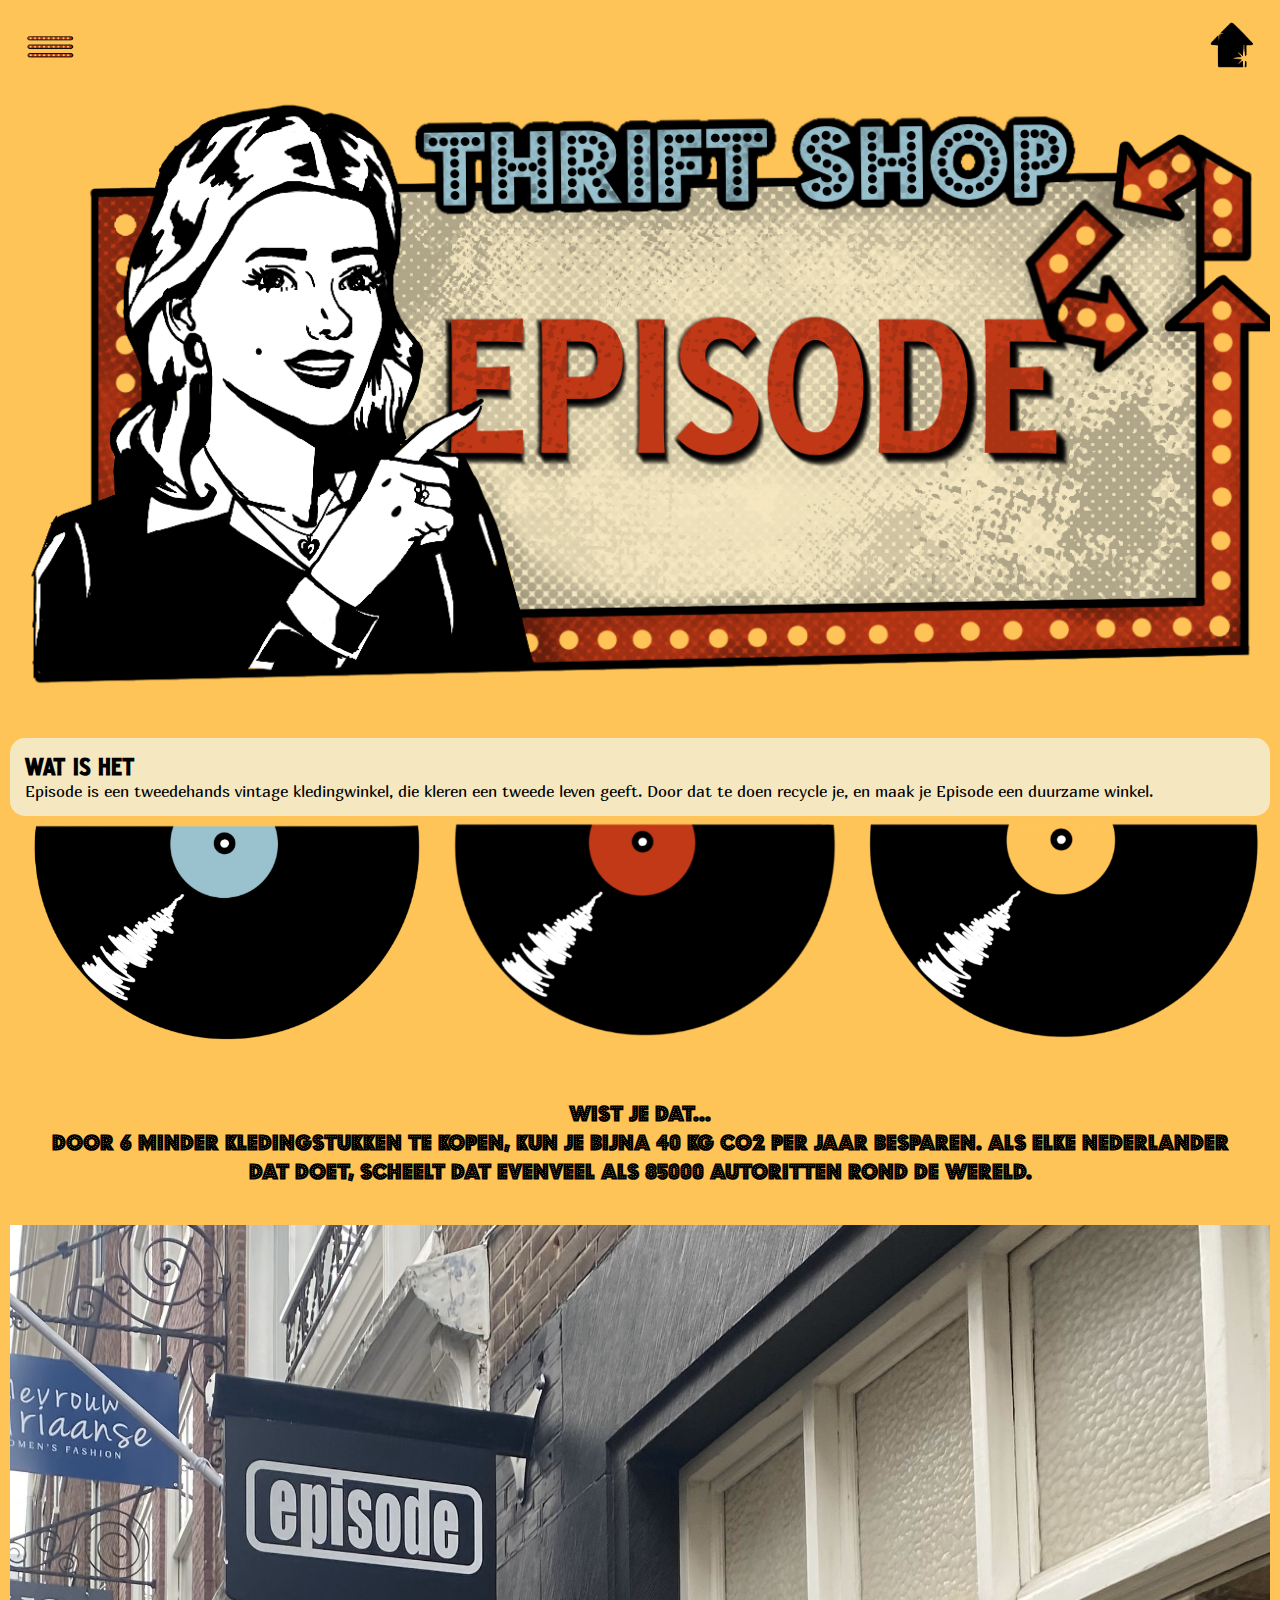
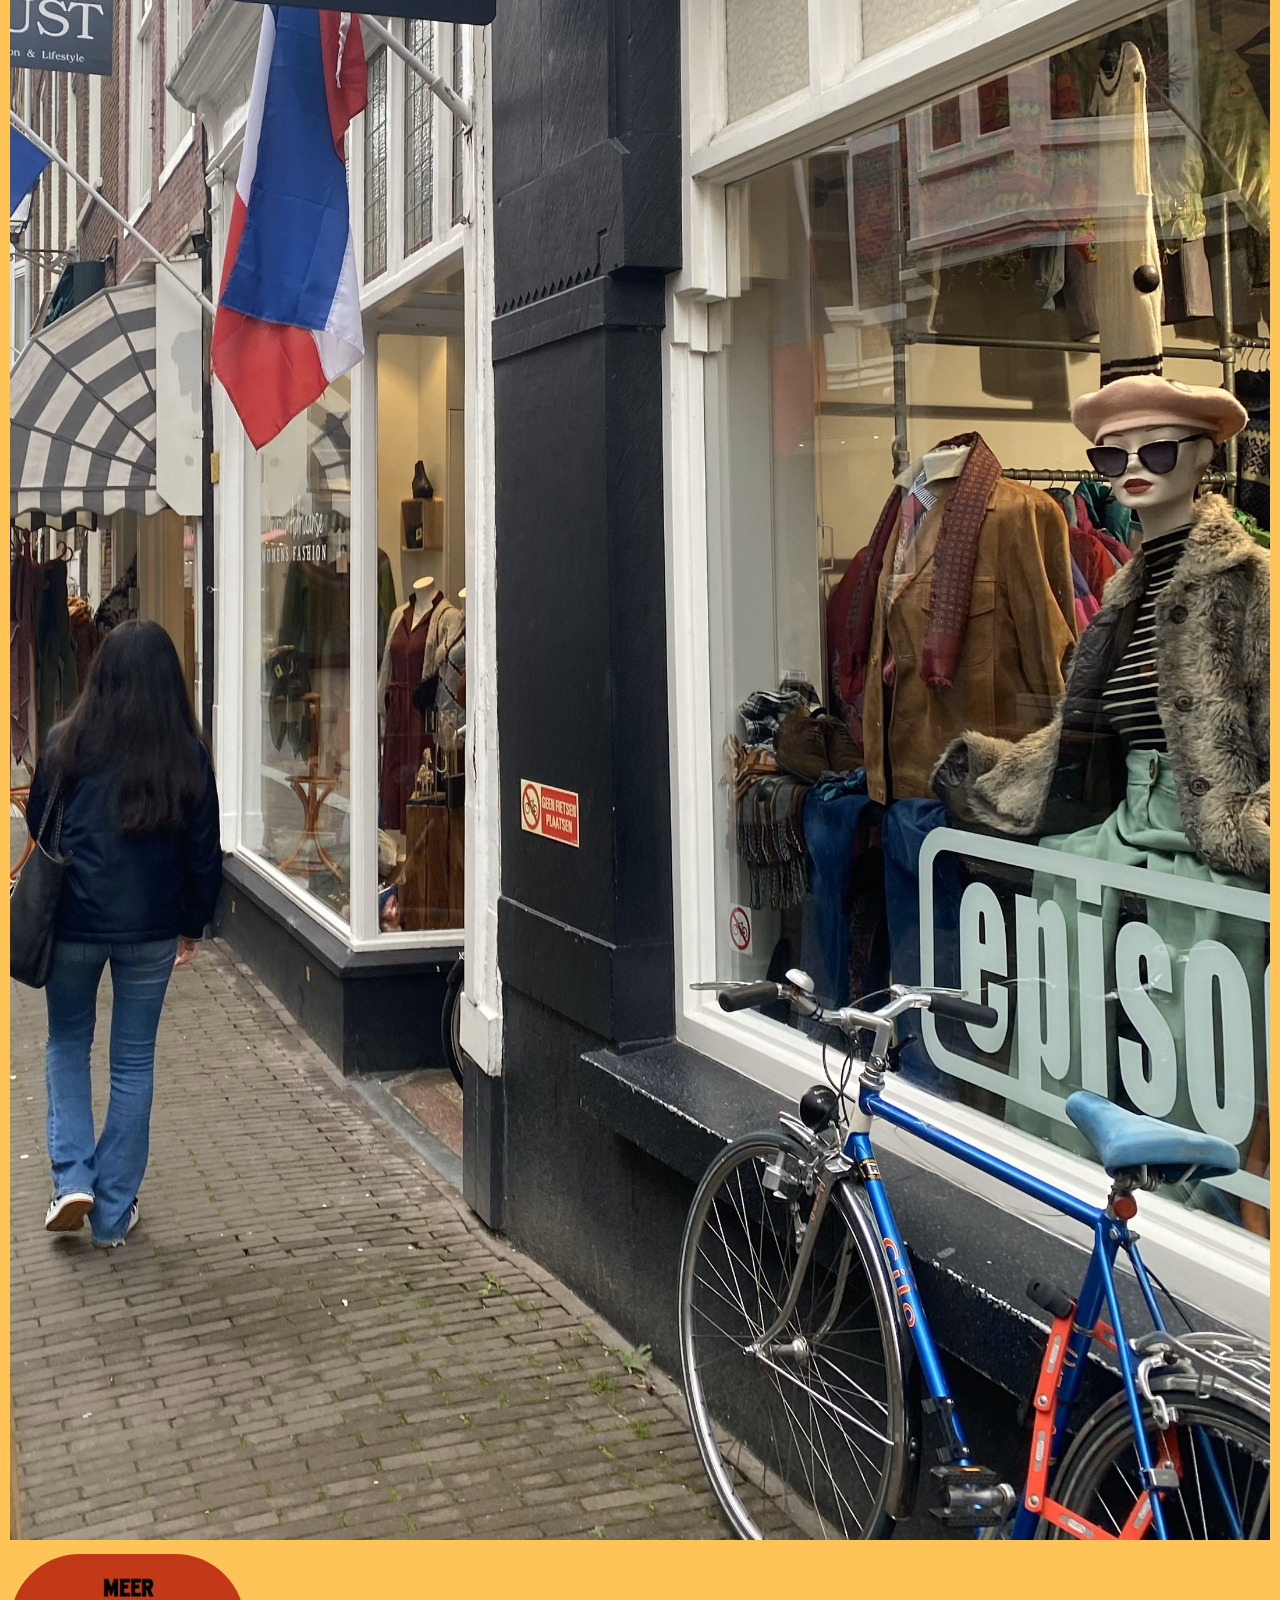
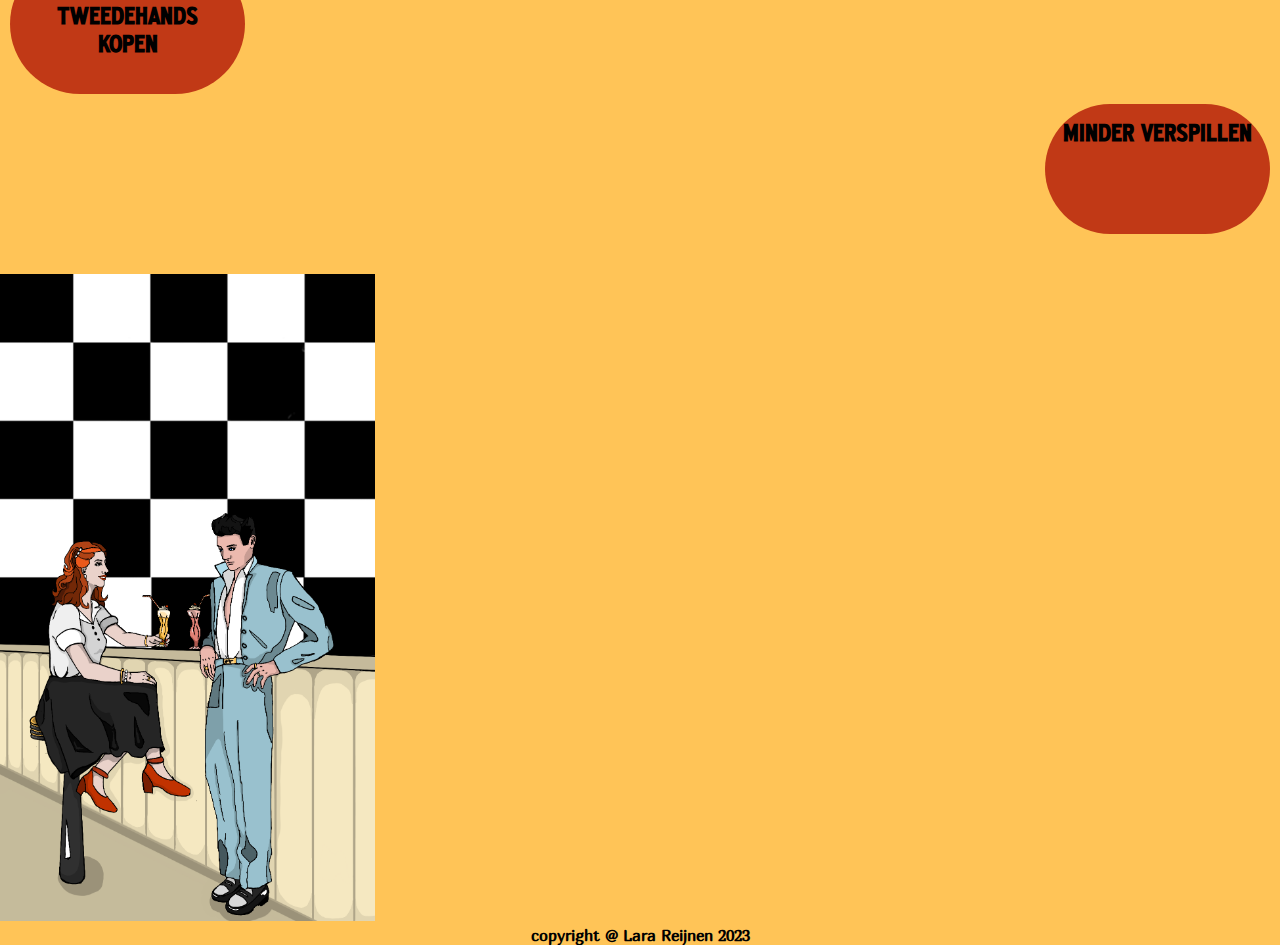
<file: index.html>
<!DOCTYPE html>
<html lang="nl">
<head>
    <meta charset="UTF-8">
    <meta name="viewport" content="width=device-width, initial-scale=1.0">
    <link rel="preconnect" href="https://fonts.googleapis.com">
    <link rel="preconnect" href="https://fonts.gstatic.com" crossorigin>
    <link href="https://fonts.googleapis.com/css2?family=Marmelad&family=Montserrat:wght@500&family=Titan+One&display=swap" rel="stylesheet">
    <link rel="stylesheet" href="./style/styles.css">
    <title>Home</title>
</head>
<body class="homepage">
    <header>
        <nav>
            <input type="checkbox" id="check">
            <label for="check">
                <i id="btn" class="openn"><img src="procreate/navigatie.png" alt="open"></i>
                <i id="close" class="dichtt"><img src="procreate/close.png" alt="close"></i>
            </label>
            <div class="sidebar">
                <h1>Menu</h1>
                <ul>
                    <li><a href="html/duurzaamheid.html">Duurzaamheid</a></li>
                    <li><a href="html/spullen.html">Spullen</a></li>
                    <li><a href="html/waar.html">Waar</a></li>
                    <li><a href="index.html">Homepage</a></li>
                </ul>
            </div>
        </nav> 
        <div><a class= "home" href="index.html"><img src="procreate/home.png" alt="home"></a></div>      
    </header>

    <main>

         <!--hoofdlogo-->
        <img src="procreate/home-logo.png" alt="episode">

        <!--section 1-->
        <section >
            <div class="tekst_blok">
                <h2>Wat is het</h2>
                <p>Episode is een tweedehands vintage kledingwinkel, die kleren een tweede leven geeft.  Door dat te doen recycle je, en maak je Episode een duurzame winkel.</p>
            </div>
        </section>

        <!--platen-->
        <img src="procreate/3lp.png" alt="lps" class="platen">
        
        <!--weetje-->
        <section class="cotwee">
            <h3>Wist je dat... <br> Door 6 minder kledingstukken te kopen, kun je bijna 40 kg CO2 per jaar besparen. Als elke Nederlander dat doet, scheelt dat evenveel als 85000 autoritten rond de wereld. </h3>
        </section>

        <!--section 2-->
        <img src="foto/episodehoempage.jpg" alt="homepei">


        <!--section 3-->
        <section class="secdrie">
            <h2>Meer tweedehands kopen </h2>
        </section>

        <!--section 4-->
        <section class="buiten">
            <div class="secvier">
                <h2>Minder verspillen </h2>
            </div>
        </section>

    </main>

    <!--plaatje aan de bar-->
    <div class="bar"><img src="procreate/barmertegel.png" alt="bar"></div>

    <footer>
        <p><strong>copyright @ Lara Reijnen 2023</strong></p>
    </footer>


    


</body>
</html>
</file>
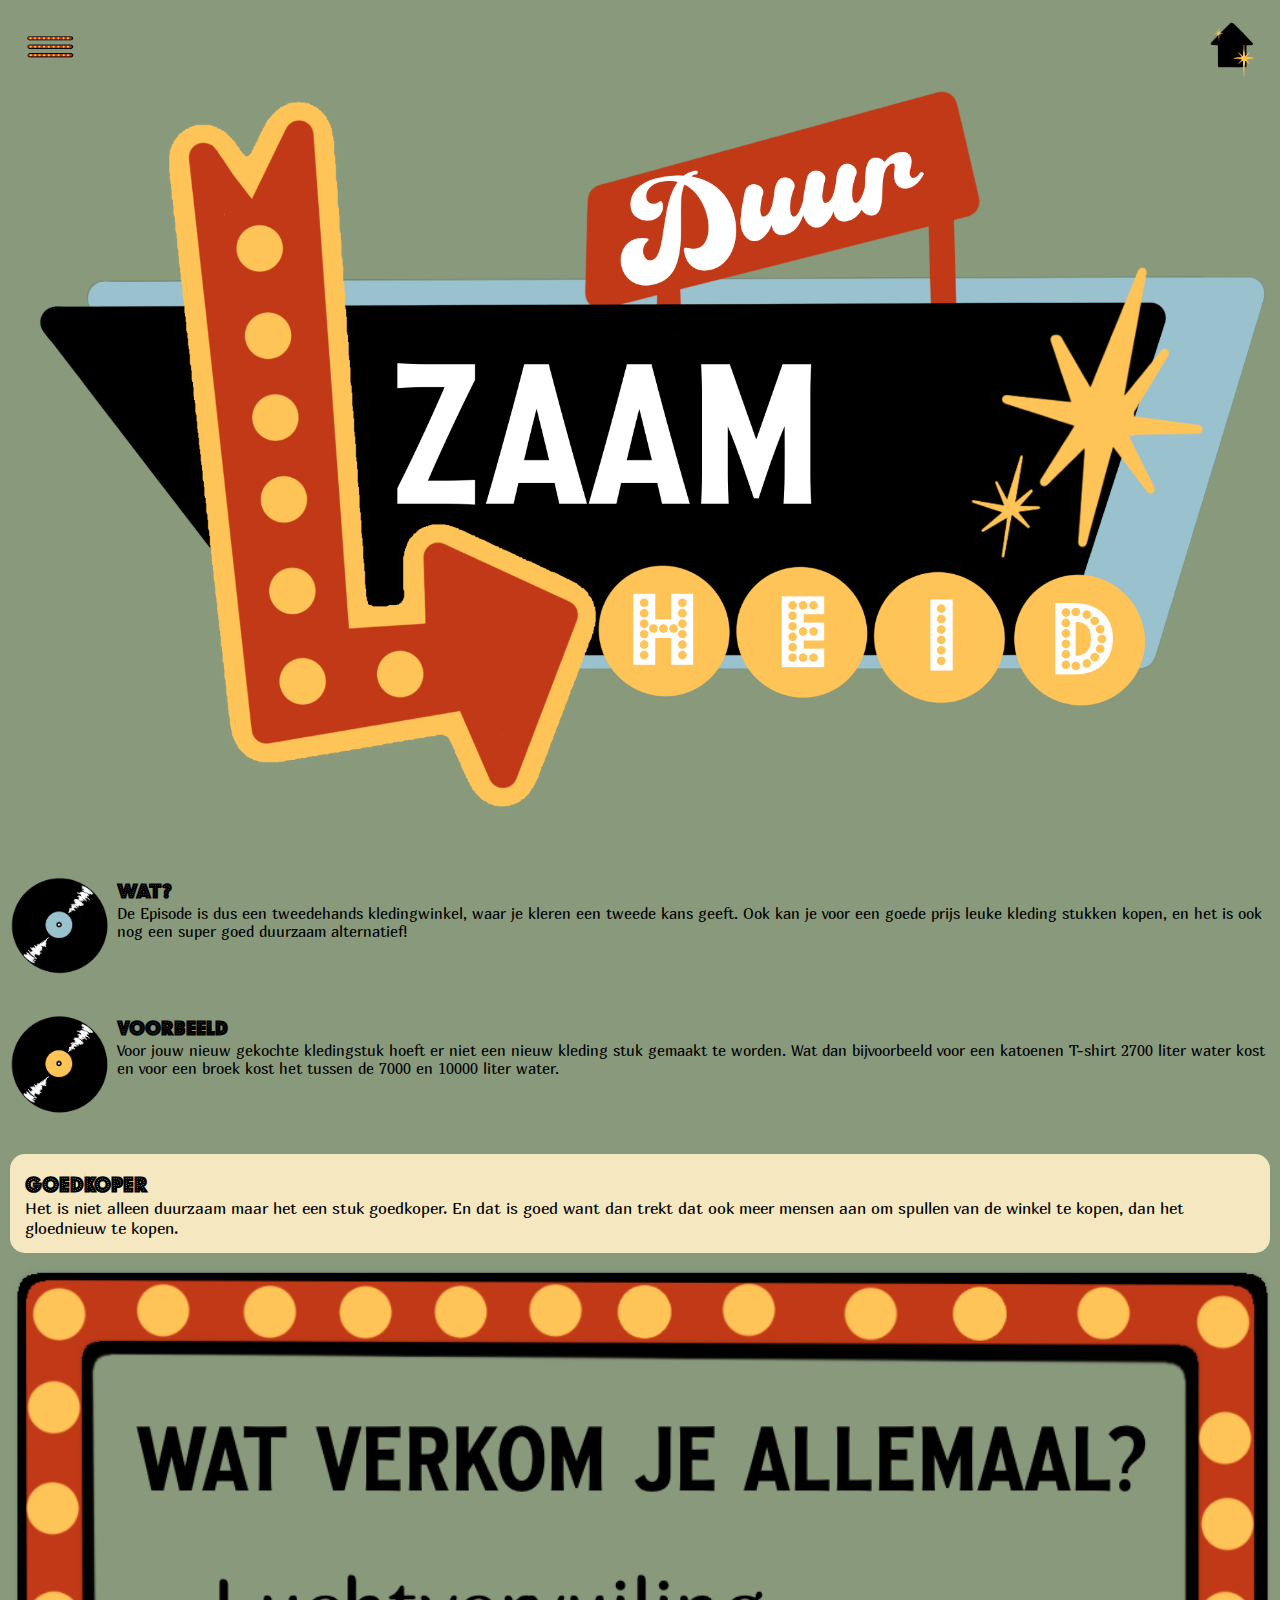
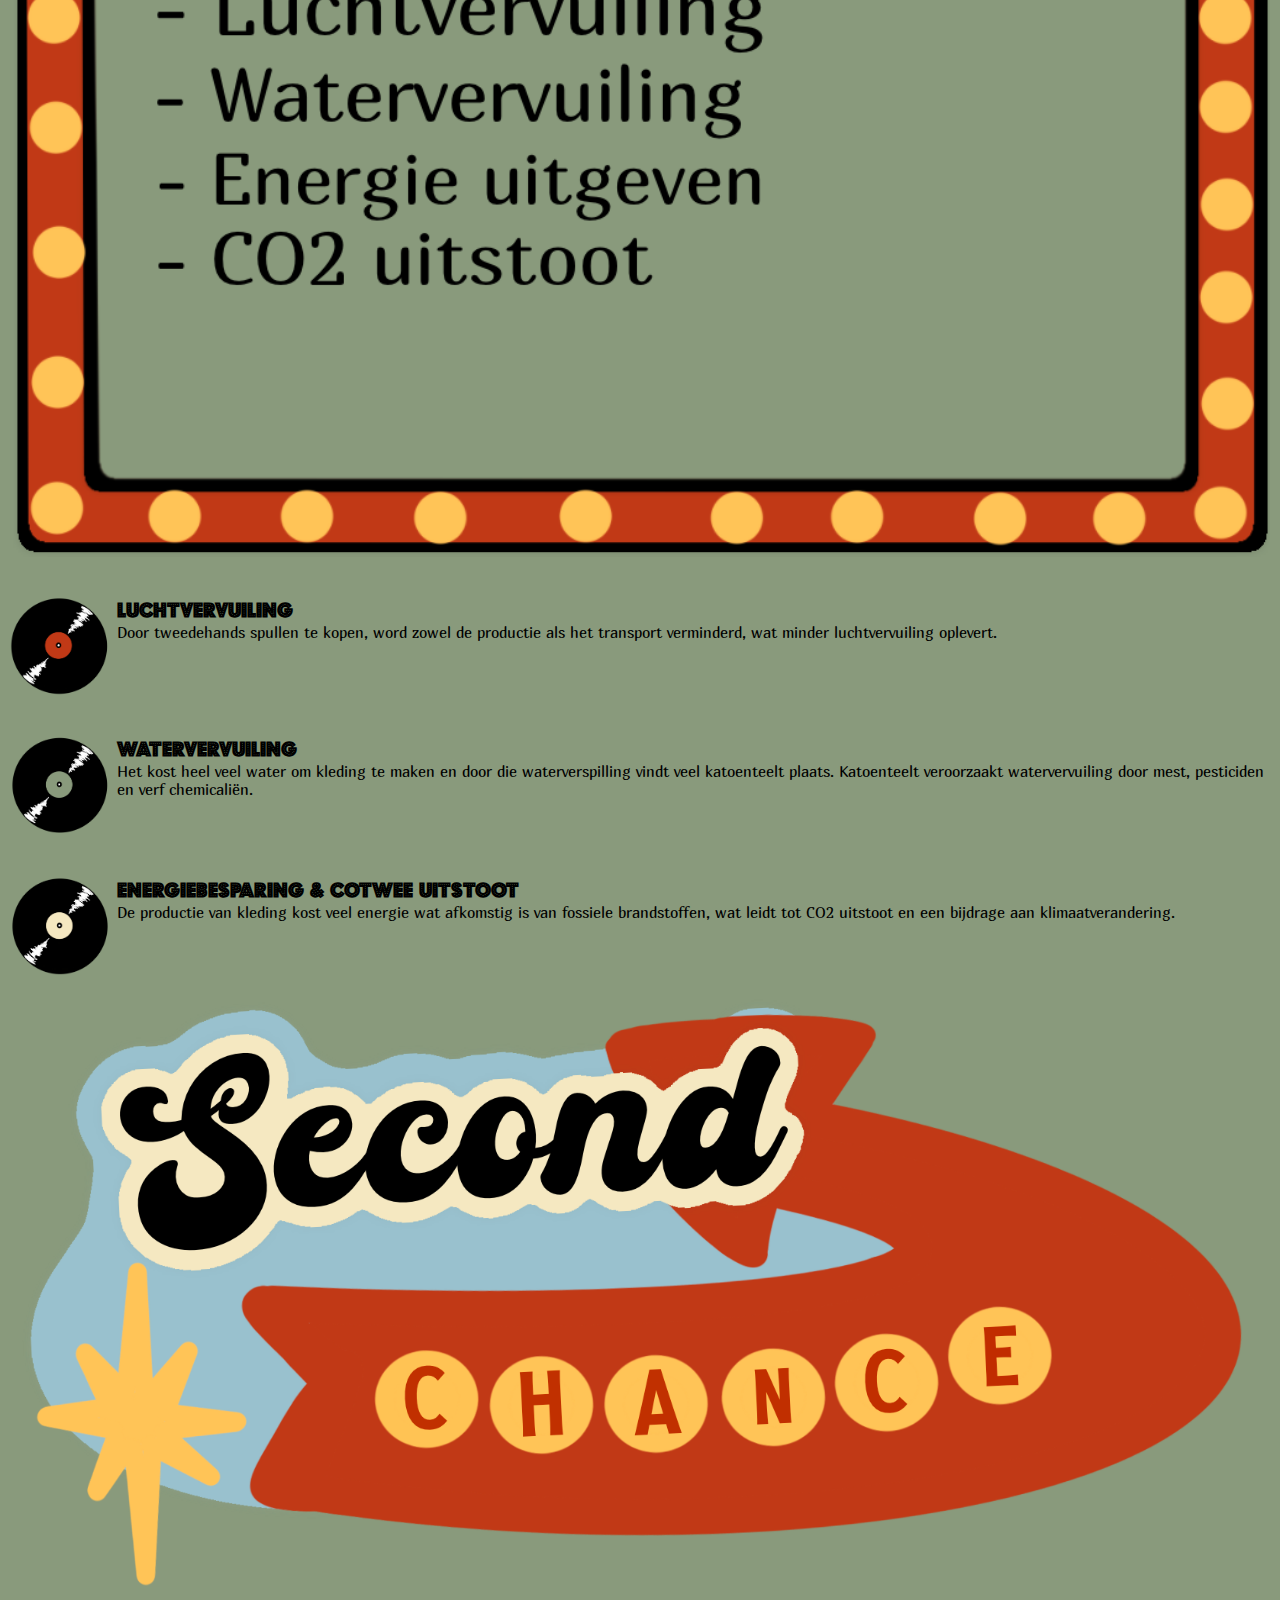
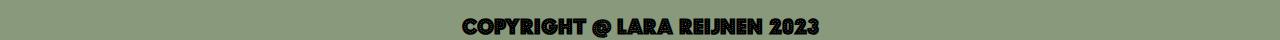
<file: duurzaamheid.html>
<!DOCTYPE html>
<html lang="nl">
<head>
    <meta charset="UTF-8">
    <meta name="viewport" content="width=device-width, initial-scale=1.0">
    <link rel="stylesheet" href="./style/styles.css">
    <title>Duurzaamheid</title>
</head>

<body class="duurzaamheid">
    <header>
        <nav>
            <input type="checkbox" id="check">
            <label for="check">
                <i id="btn" class="openn"><img src="procreate/navigatie.png" alt="open"></i>
                <i id="close" class="dichtt"><img src="procreate/close.png" alt="close"></i>
            </label>
            <div class="sidebar">
                <h1>Menu</h1>
                <ul>
                    <li><a href="duurzaamheid.html">Duurzaamheid</a></li>
                    <li><a href="spullen.html">Spullen</a></li>
                    <li><a href="waar.html">Waar</a></li>
                    <li><a href="index.html">Homepage</a></li>
                </ul>
            </div>
        </nav> 
        <div class="home"><a href="index.html"><img src="procreate/home.png" alt="home"></a></div>      
    </header>

<main>
    <!--hoofdlogo-->
    <img src="procreate/duuburzaamheid.png" alt="duurzaamheid">

    <!--section 1-->
    <section class="plaateen">
        <div><img src="procreate/lp-blauw.png" alt="lp blauw"></div>
        <div>
            <h1>WAT?</h1>
            <p>De Episode is dus een tweedehands kledingwinkel, waar je kleren een tweede kans geeft. Ook kan je voor een goede prijs leuke kleding stukken kopen, en het is ook nog een super goed duurzaam alternatief! </p>
        </div>
    </section>

    <section class="plaateen">
        <div><img src="procreate/lp-geel.png" alt="lp geel"></div>
        <div>
            <h1>VOORBEELD</h1>
            <p>Voor jouw nieuw gekochte kledingstuk hoeft er niet een nieuw kleding stuk gemaakt te worden. Wat dan bijvoorbeeld voor een katoenen T-shirt 2700 liter water kost en voor een broek kost het tussen de 7000 en 10000 liter water.</p>
        </div>
    </section>

    <section >
        <div class="tekst_blok">
            <h1>GOEDKOPER</h1>
            <p>Het is niet alleen duurzaam maar het een stuk goedkoper. En dat is goed want dan trekt dat ook meer mensen aan om spullen van de winkel te kopen, dan het gloednieuw te kopen. </p>
        </div>
    </section>



    <img src="procreate/verwull.png" alt="vervuiling">

    <section class="plaateen">
        <div><img src="procreate/lp-rood.png" alt="lp rood"></div>
        <div>
            <h1>LUCHTVERVUILING</h1>
            <p>Door tweedehands spullen te kopen, word zowel de productie als het transport verminderd, wat minder luchtvervuiling oplevert.</p>
        </div>
    </section>

    <section class="plaateen">
        <div><img src="procreate/lp-groen.png" alt="lp groen"></div>
        <div>
            <h1>WATERVERVUILING</h1>
            <p>Het kost heel veel water om kleding te maken en door die waterverspilling vindt veel katoenteelt plaats. Katoenteelt veroorzaakt watervervuiling door mest, pesticiden en verf chemicaliën.</p>
        </div>
    </section>

    <section class="plaateen">
        <div><img src="procreate/lp-beige.png" alt="lp beige"></div>
        <div>
            <h1>ENERGIEBESPARING & COtwee uitstoot</h1>
            <p>De productie van kleding kost veel energie wat afkomstig is van fossiele brandstoffen, wat leidt tot CO2 uitstoot en een bijdrage aan klimaatverandering.</p>
        </div>
    </section>

    <img src="procreate/second-chance.png" alt="secondchance">

    <footer>
        <h3>copyright @ Lara Reijnen 2023</h3>
    </footer>
    
</main>
    
</body>
</html>
</file>
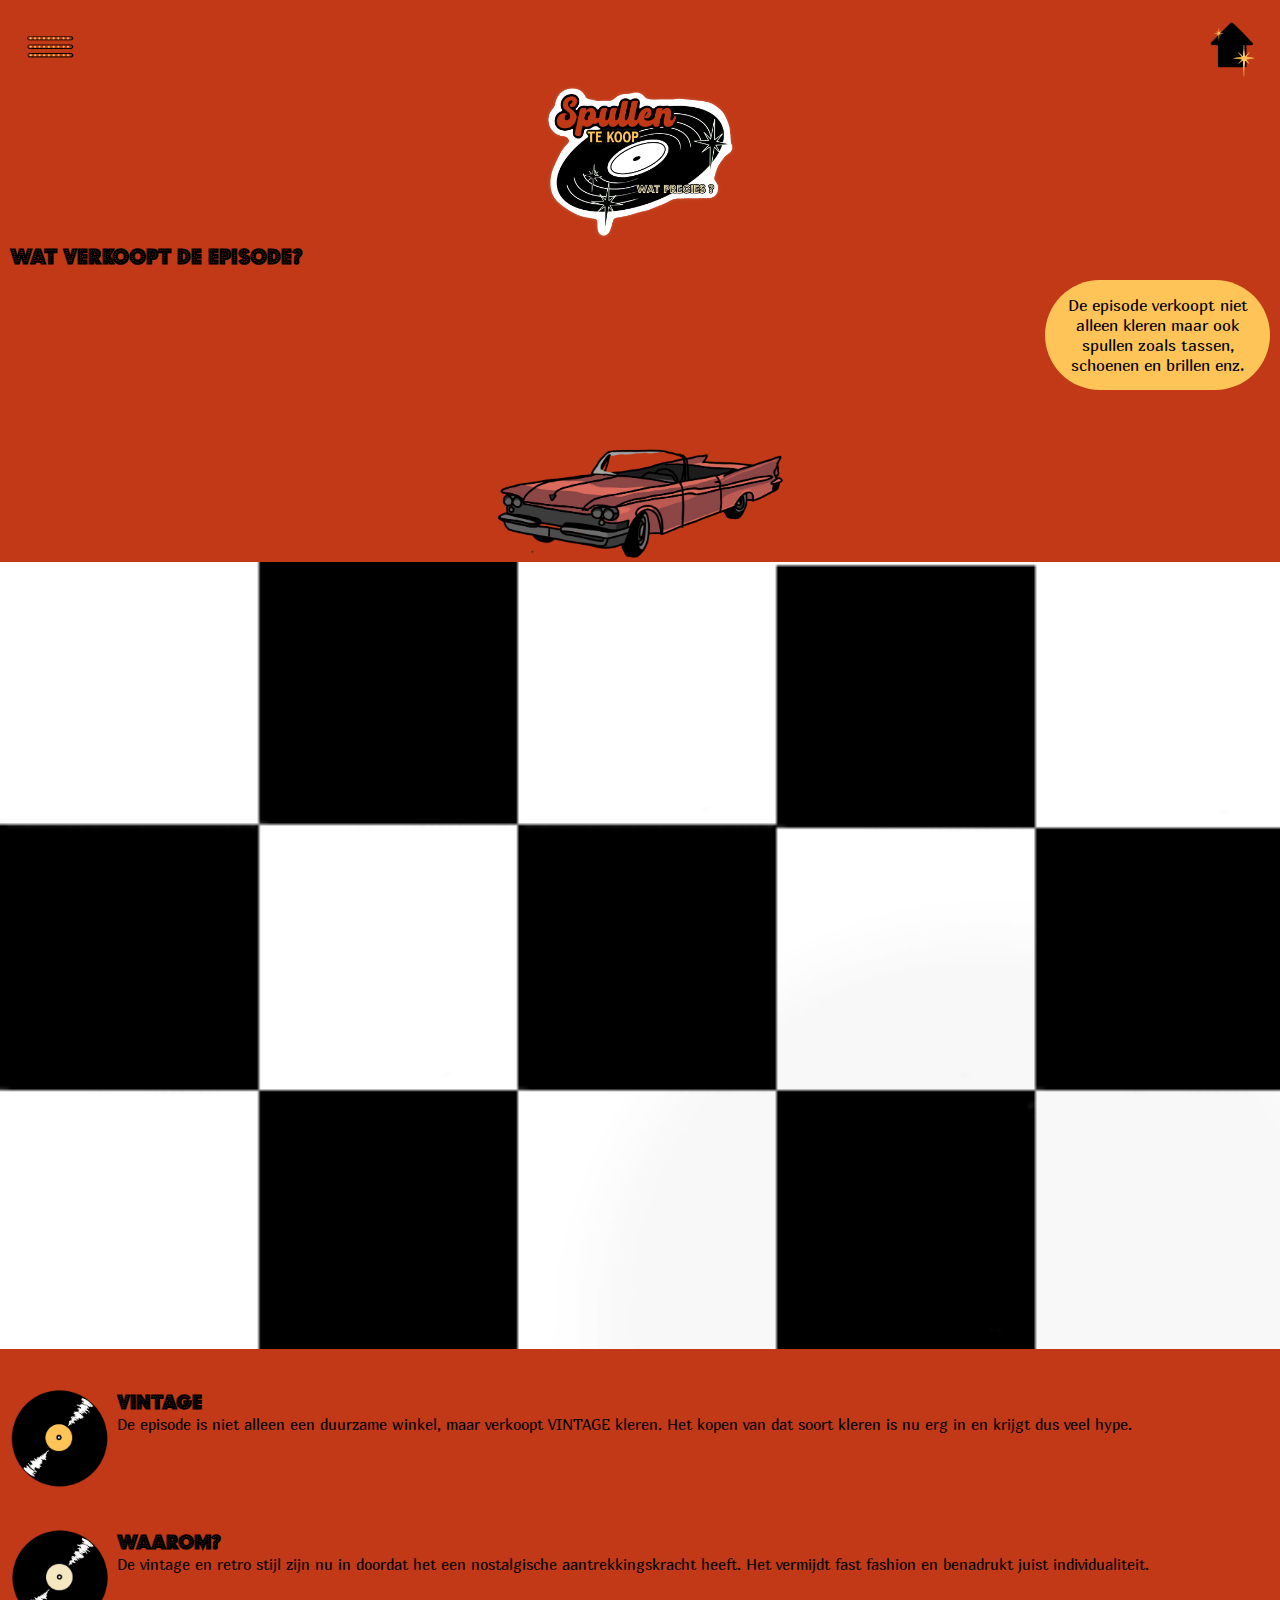
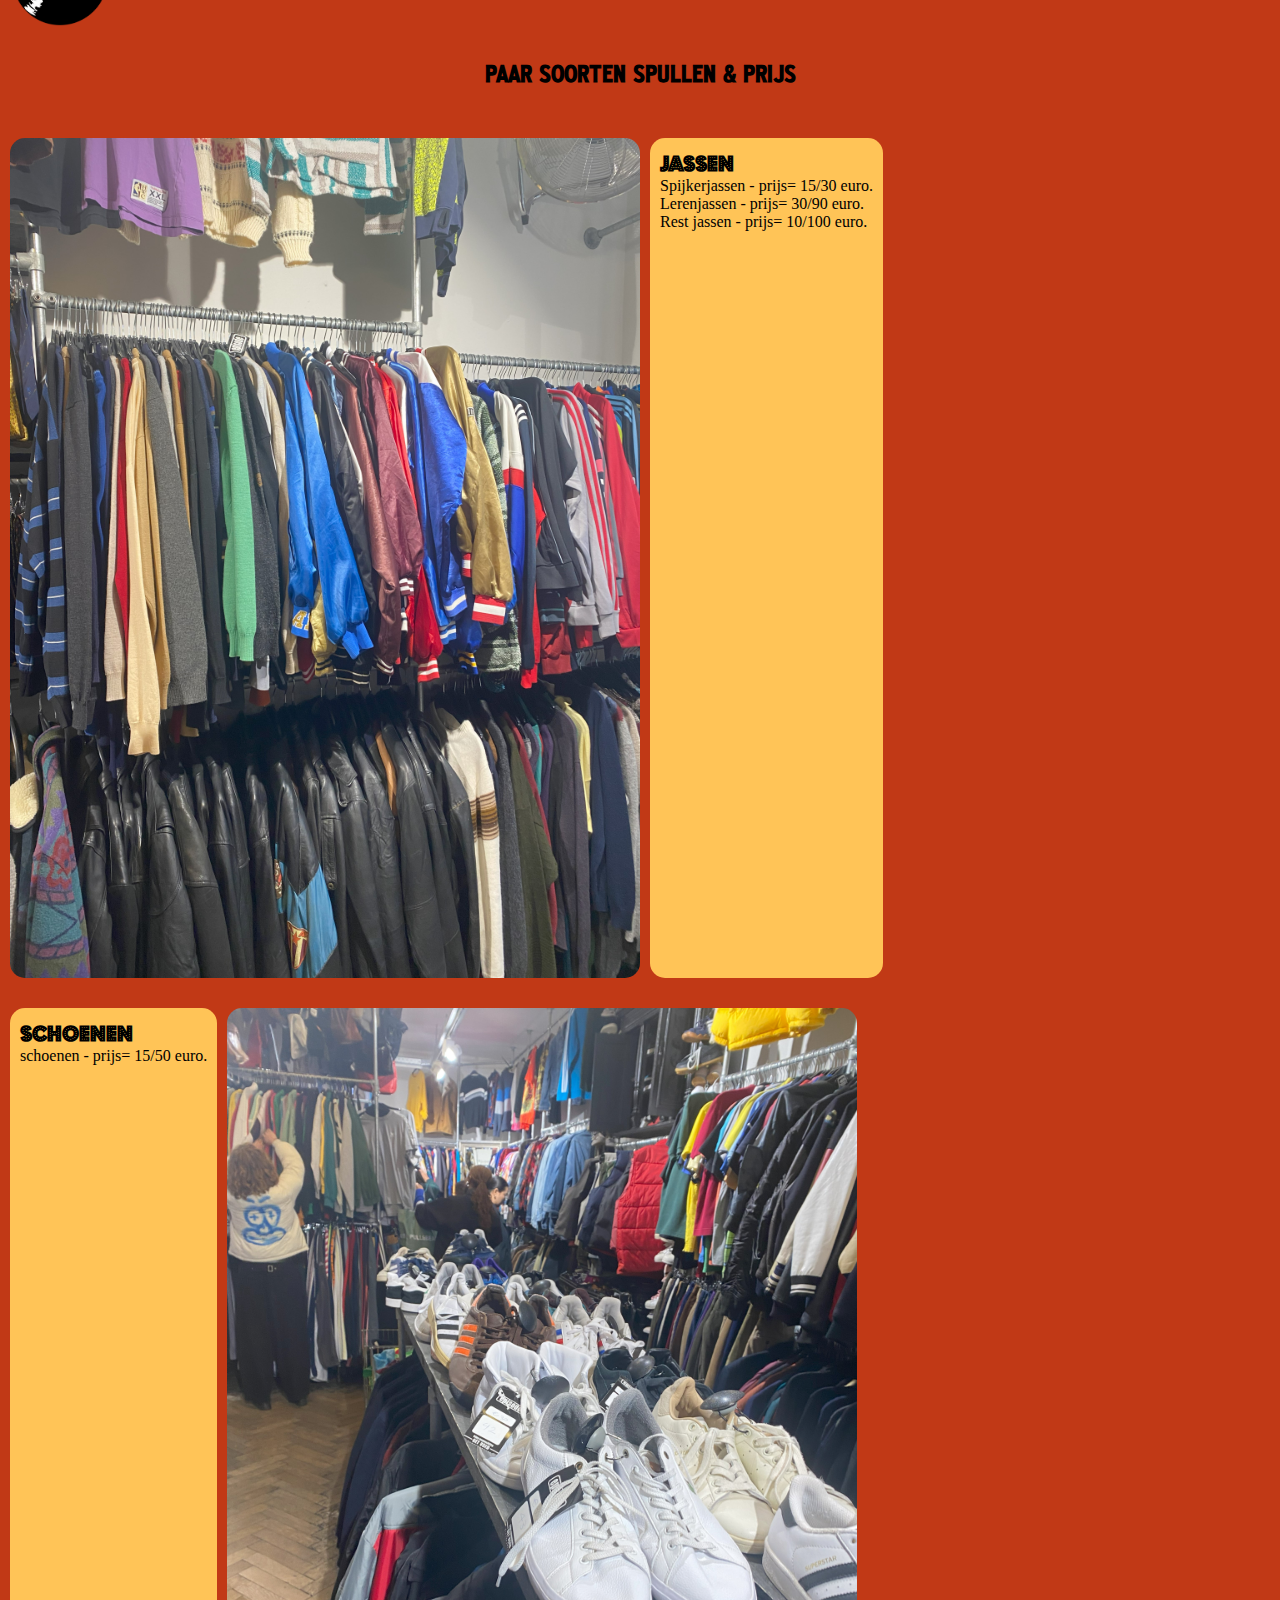
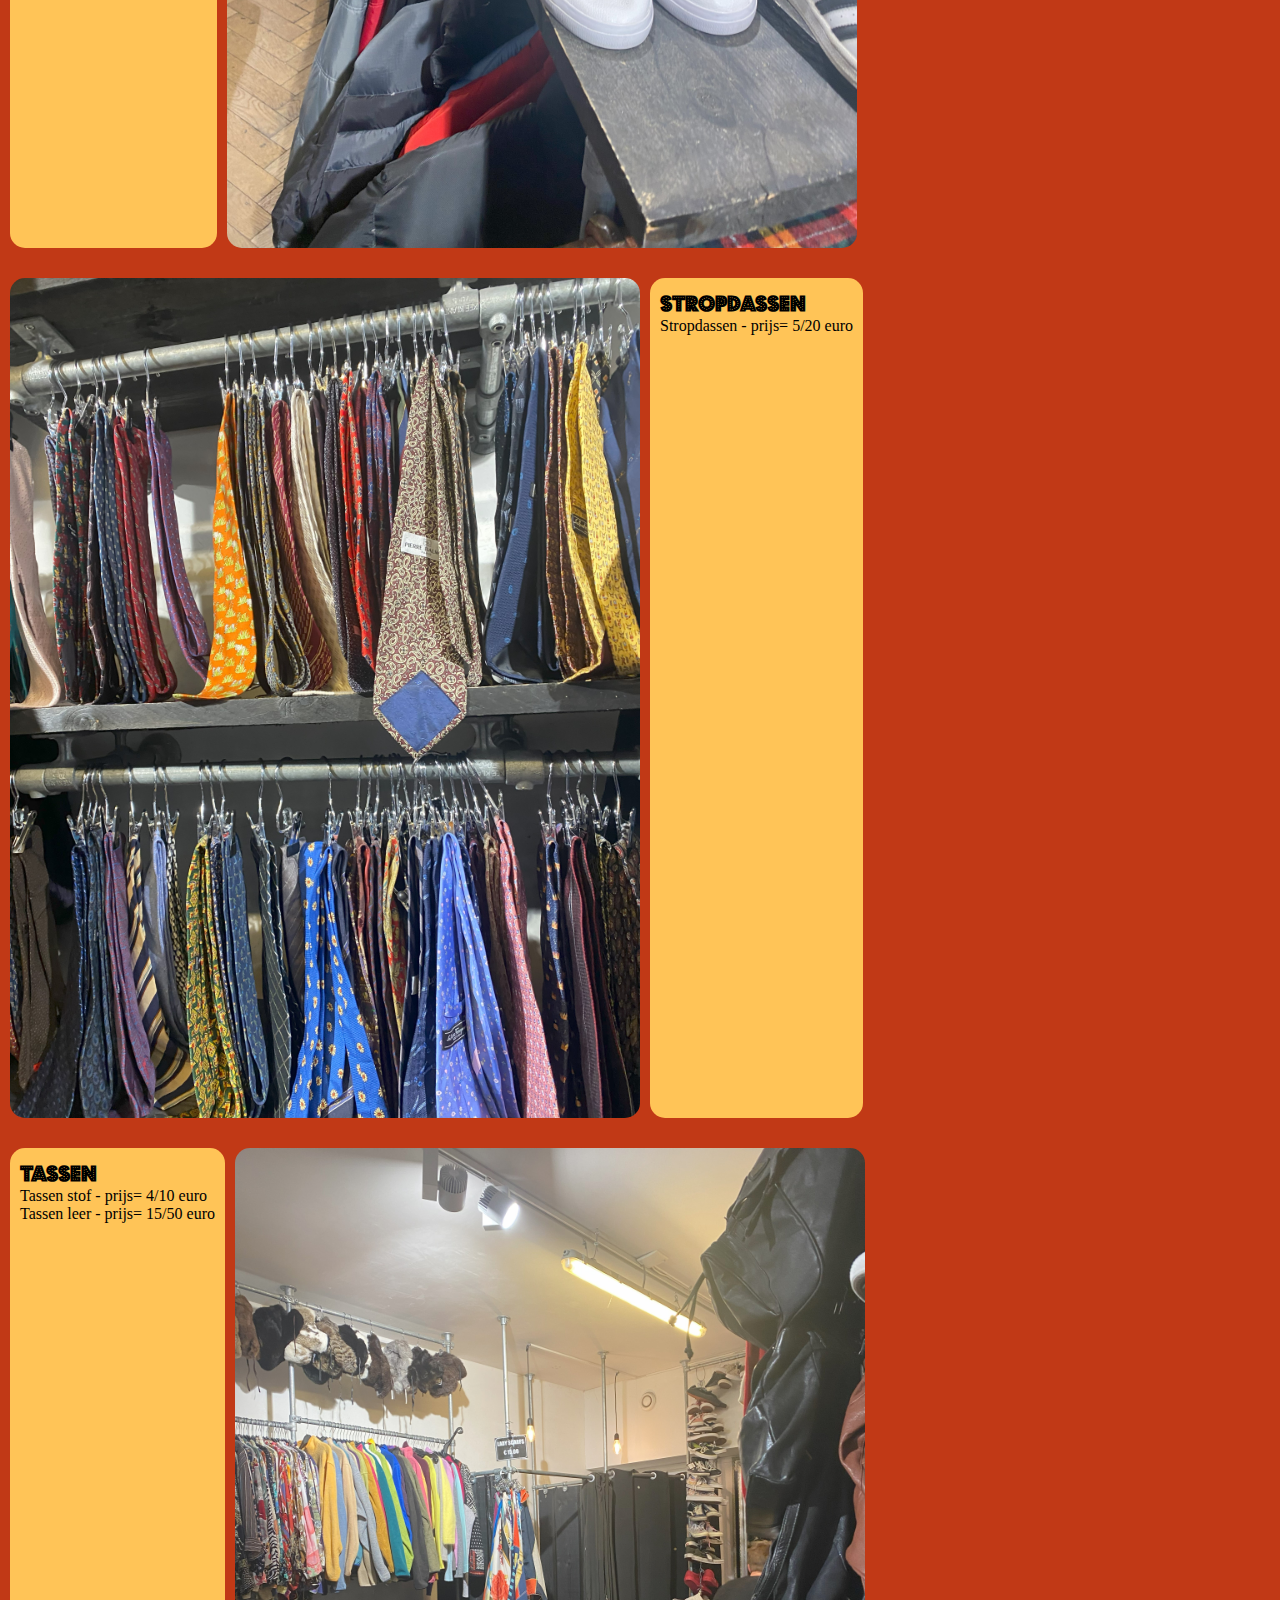
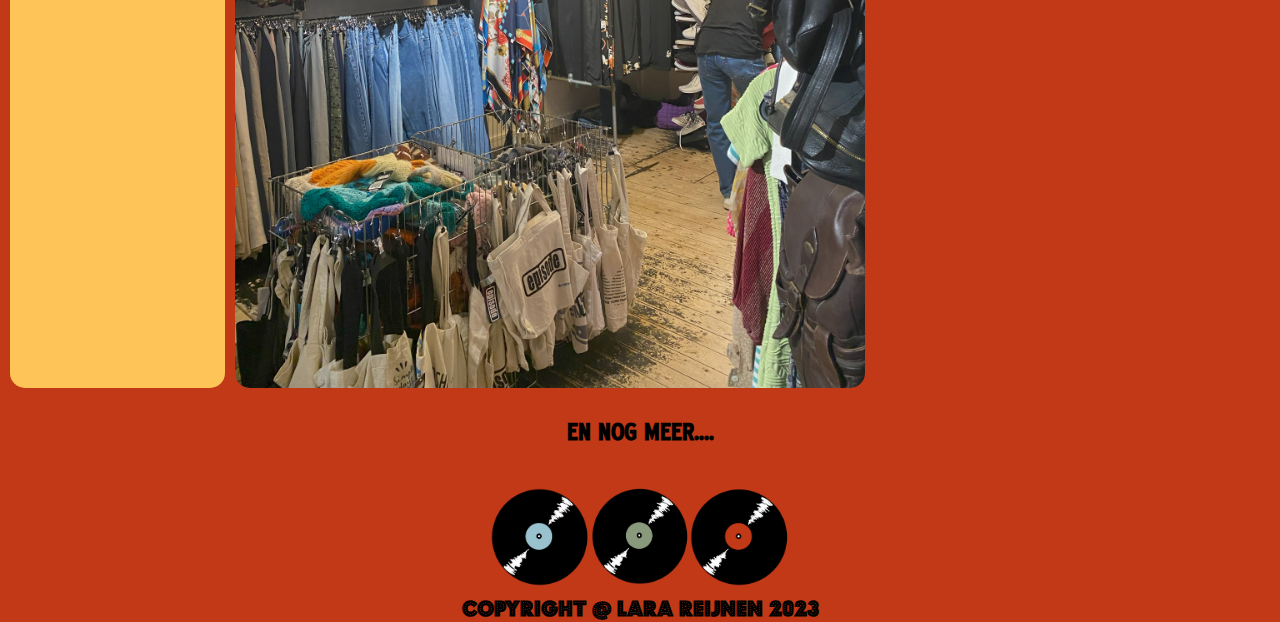
<file: spullen.html>
<!DOCTYPE html>
<html lang="nl">
<head>
    <meta charset="UTF-8">
    <meta name="viewport" content="width=device-width, initial-scale=1.0">
    <link rel="stylesheet" href="./style/styles.css">
    <title>Spullen</title>
</head>

<body class="spullen">
    <header>
        <nav>
            <input type="checkbox" id="check">
            <label for="check">
                <i id="btn" class="openn"><img src="procreate/navigatie.png" alt="open"></i>
                <i id="close" class="dichtt"><img src="procreate/close.png" alt="close"></i>
            </label>
            <div class="sidebar">
                <h1>Menu</h1>
                <ul>
                    <li><a href="duurzaamheid.html">Duurzaamheid</a></li>
                    <li><a href="spullen.html">Spullen</a></li>
                    <li><a href="waar.html">Waar</a></li>
                    <li><a href="index.html">Homepage</a></li>
                </ul>
            </div>
        </nav> 
        <div class="home"><a href="index.html"><img src="procreate/home.png" alt="home"></a></div>      
    </header>

    <main>
        <!--hoofdlogo-->
        <div class="spullenlogo"><img src="procreate/spullen.png" alt="spullenlogo"></div>

        <!--section 1-->
        <section class="SPseceen">
            <h1>WAT VERKOOPT DE EPISODE?</h1>
        </section>

        <!--section 2-->
        <section class="buiten">
            <div class="SPsectwee">
                <p>De episode verkoopt niet alleen kleren maar ook spullen zoals tassen, schoenen en brillen enz.</p>
            </div>
        </section>
    </main>

    <!--tegels-->
    <div class="auto"><img src="procreate/auto.png" alt="auto"></div>
    <div class="tegels"><img src="procreate/tegels.png" src="tegels"></div>
        
    <main>
        <section class="plaateen">
            <div><img src="procreate/lp-geel.png" alt="lp geel"></div>
            <div>
                <h1>VINTAGE</h1>
                <p>De episode is niet alleen een duurzame winkel, maar verkoopt VINTAGE kleren. Het kopen van dat soort kleren is nu erg in en krijgt dus veel hype.</p>
            </div>
        </section>

        <section class="plaateen">
            <div><img src="procreate/lp-beige.png" alt="lp beige"></div>
            <div>
                <h1>WAAROM?</h1>
                <p>De vintage en retro stijl zijn nu in doordat het een nostalgische aantrekkingskracht heeft. Het vermijdt fast fashion en benadrukt juist individualiteit.</p>
            </div>
        </section>
       
        <!--fotos van spullen-->
        <section class="cotwee">
            <h2>paar soorten spullen & prijs</h2>
        </section>

        <section class="foto">
            <img src="foto/jassen.jpg" alt="jas">
            <div>
                <h1>Jassen</h1>
                <p1>Spijkerjassen - prijs= 15/30 euro.</p1>
                <p1>Lerenjassen - prijs= 30/90 euro.</p1>
                <p1>Rest jassen - prijs= 10/100 euro.</p1>
            </div>
        </section>

        <section class="fotoR">
            <div>
                <h1>Schoenen</h1>
                <p1>schoenen - prijs= 15/50 euro.</p1>
            </div>
            <img src="foto/schoenen.jpg" alt="schoenen">
        </section>

        <section class="foto">
            <img src="foto/stropdas.jpg" alt="stropdassen">
            <div>
                <h1>Stropdassen</h1>
                <p1>Stropdassen - prijs= 5/20 euro</p1>
            </div>
        </section>

        <section class="fotoR">
            <div>
                <h1>Tassen</h1>
                <p1>Tassen stof - prijs= 4/10 euro</p1>
                <p1>Tassen leer - prijs= 15/50 euro</p1>
            </div>
            <img src="foto/tassen.jpg" alt="tasssen">
        </section>

        <section class="cotwee">
            <h2>En nog meer....</h2>
        </section>

        <div class="SPplaat">
            <img src="procreate/lp-blauw.png" alt="lp blauw">
            <img src="procreate/lp-groen.png" alt="lp groen">
            <img src="procreate/lp-rood.png" alt="lp rood">
        </div>

        <footer>
            <h3>copyright @ Lara Reijnen 2023</h3>
        </footer>

    </main>
    
</body>
</html>
</file>
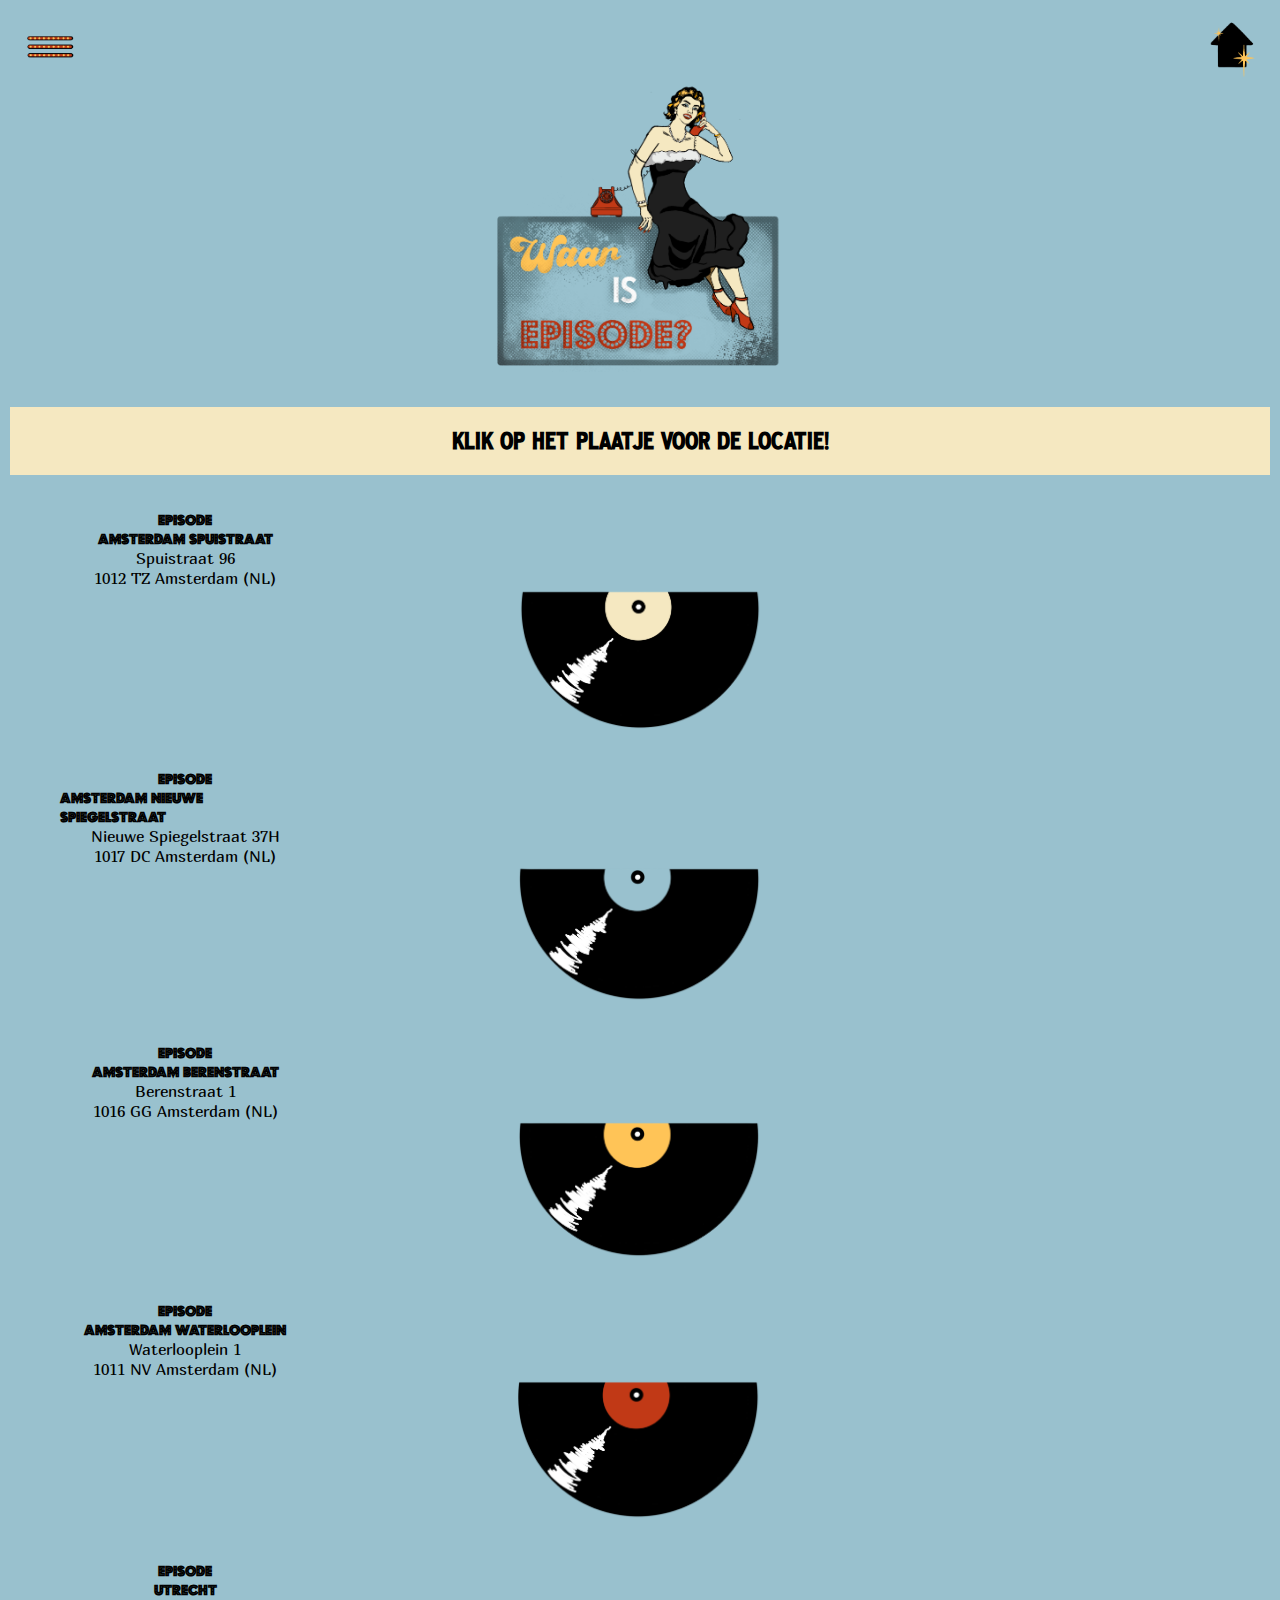
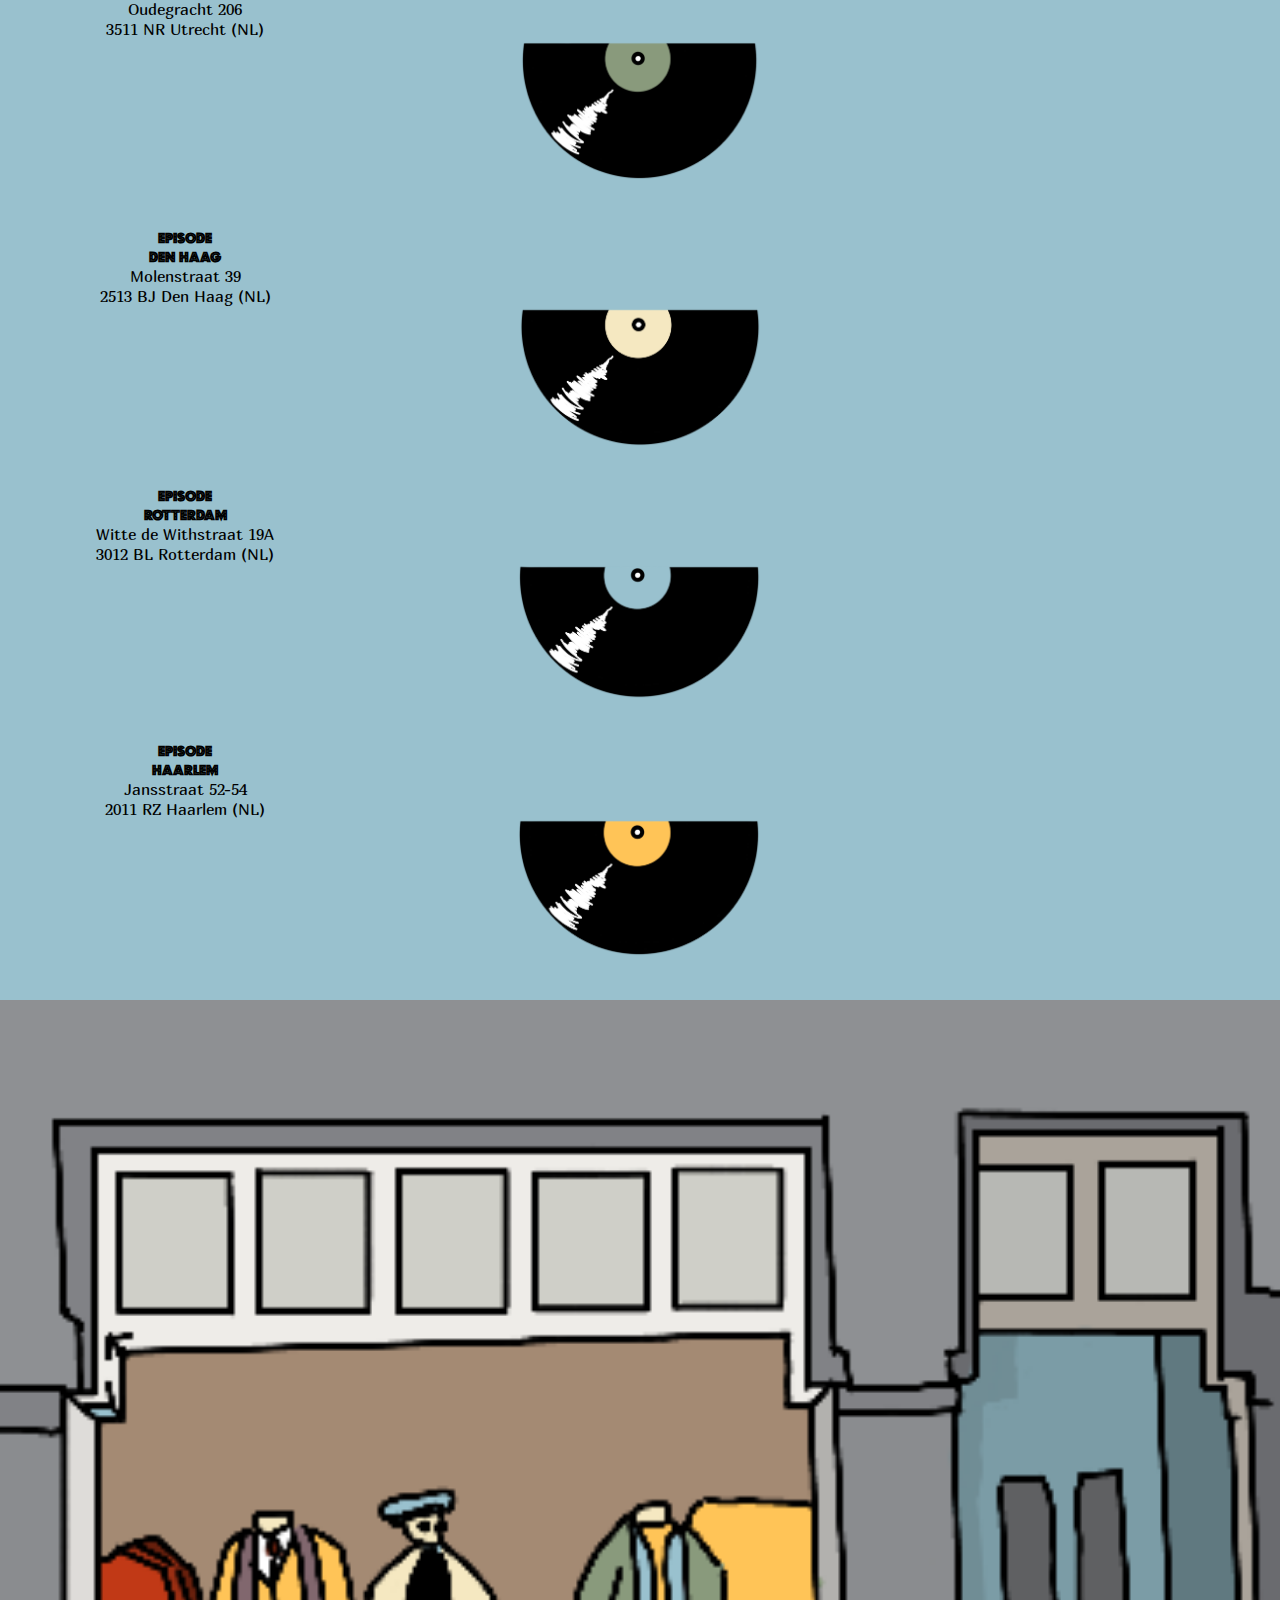
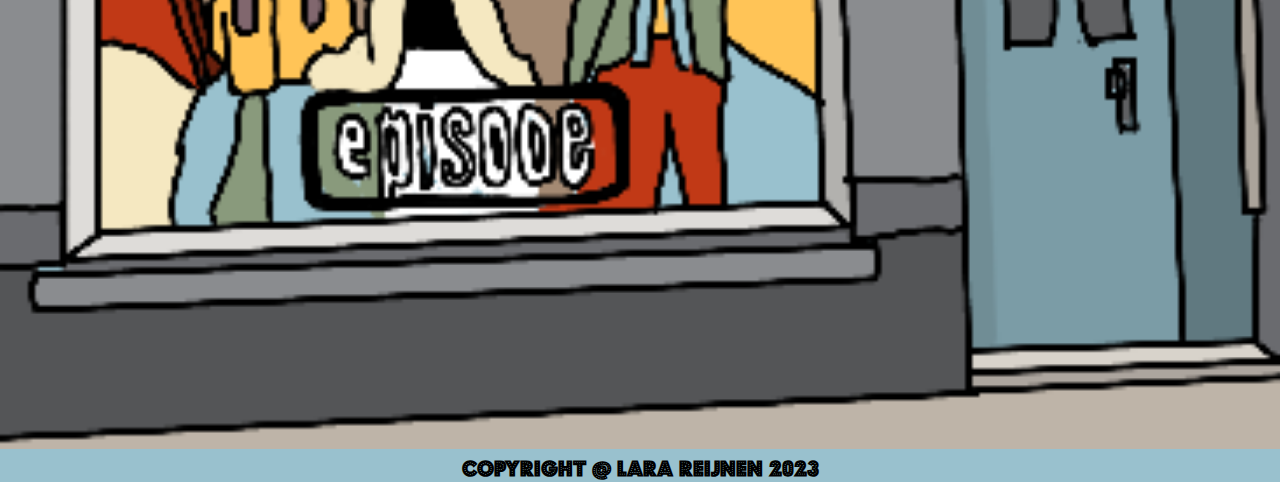
<file: waar.html>
<!DOCTYPE html>
<html lang="nl">
<head>
    <meta charset="UTF-8">
    <meta name="viewport" content="width=device-width, initial-scale=1.0">
    <link rel="stylesheet" href="./style/styles.css">
    <title>Home</title>
</head>
<body class="waar">
    <header>
        <nav>
            <input type="checkbox" id="check">
            <label for="check">
                <i id="btn" class="openn"><img src="procreate/navigatie.png" alt="open"></i>
                <i id="close" class="dichtt"><img src="procreate/close.png" alt="close"></i>
            </label>
            <div class="sidebar">
                <h1>Menu</h1>
                <ul>
                    <li><a href="duurzaamheid.html">Duurzaamheid</a></li>
                    <li><a href="spullen.html">Spullen</a></li>
                    <li><a href="waar.html">Waar</a></li>
                    <li><a href="index.html">Homepage</a></li>
                </ul>
            </div>
        </nav> 
        <div class="home"><a href="index.html"><img src="procreate/home.png" alt="home"></a></div>   
           
    </header>
    <main>
        <div class="waarlogo"><img src="procreate/waar.png" alt="waar" ></div>

        <section class="plaatjedruk">
            <h2>Klik op het plaatje voor de locatie!</h2>
        </section>

        <!--section 1-->
        <section class="locatie">
            <div class="same">
                <div><h1>EPISODE</h1></div>
                <div><h1>AMSTERDAM SPUISTRAAT</h1></div>
                <div><p>Spuistraat 96</p></div>
                <div><p>1012 TZ Amsterdam (NL) </p></div>
            </div>
            <div class="langplaat"><a href="https://www.google.nl/maps/place/Spuistraat+96,+1012+TZ+Amsterdam/@52.3751591,4.8883922,17z/data=!3m1!4b1!4m6!3m5!1s0x47c609c660b68cd3:0xe69354727f71d13d!8m2!3d52.3751559!4d4.8909671!16s%2Fg%2F11fx73vhm0?entry=ttu"><img src="procreate/half-beige.png" alt="beige"></a></div>
        </section>

        <section class="locatie">
            <div class="same">
                <div><h1>EPISODE</h1></div>
                <div><h1>AMSTERDAM NIEUWE SPIEGELSTRAAT</h1></div>
                <div><p>Nieuwe Spiegelstraat 37H</p></div>
                <div><p>1017 DC Amsterdam (NL)</p></div>
            </div>
            <div class="langplaat"><a href="https://www.google.nl/maps/place/Nieuwe+Spiegelstraat+37h,+1017+DC+Amsterdam/@52.3636429,4.8863622,17z/data=!3m1!4b1!4m6!3m5!1s0x47c609ebc8121a01:0xe49653db6c527851!8m2!3d52.3636397!4d4.8889371!16s%2Fg%2F11f8l2mf6t?entry=ttu"><img src="procreate/half-blauw.png" alt="blauw"></a></div>
        </section>
    
        <section class="locatie">
            <div class="same">
                <div><h1>EPISODE</h1></div>
                <div><h1>AMSTERDAM BERENSTRAAT</h1></div>
                <div><p>Berenstraat 1</p></div>
                <div><p>1016 GG Amsterdam (NL)</p></div>
            </div>
            <div class="langplaat"><a href="https://www.google.nl/maps/place/Berenstraat+1,+1016+GG+Amsterdam/@52.3703256,4.8816019,17z/data=!3m1!4b1!4m6!3m5!1s0x47c609c31a5630b1:0xd9a6e8460009688f!8m2!3d52.3703224!4d4.8841768!16s%2Fg%2F11c5l42ks6?entry=ttu"><img src="procreate/half-geel.png" alt="geel"></a></div>
        </section>

        <section class="locatie">
            <div class="same">
                <div><h1>EPISODE</h1></div>
                <div><h1>AMSTERDAM WATERLOOPLEIN</h1></div>
                <div><p>Waterlooplein 1</p></div>
                <div><p>1011 NV Amsterdam (NL)</p></div>
            </div>
            <div class="langplaat"><a href="https://www.google.nl/maps/place/Episode/@52.3691897,4.8983306,17z/data=!3m1!4b1!4m6!3m5!1s0x47c609bdd5fc7649:0x82cd36a8fc767ee7!8m2!3d52.3691865!4d4.9009055!16s%2Fg%2F1tf7wxxh?entry=ttu"><img src="procreate/half-rood.png" alt="rood"></a></div>
        </section>

        <section class="locatie">
            <div class="same">
                <div><h1>EPISODE</h1></div>
                <div><h1>UTRECHT</h1></div>
                <div><p>Oudegracht 206</p></div>
                <div><p>3511 NR Utrecht (NL)</p></div>
            </div>
            <div class="langplaat"><a href="https://www.google.nl/maps/place/Episode/@52.0888146,5.1189601,17z/data=!3m2!4b1!5s0x47c66f5a900e0ed7:0xdde9f3080c048124!4m6!3m5!1s0x47c66f5a902a2e25:0xac8d65f332a5b303!8m2!3d52.0888113!4d5.121535!16s%2Fg%2F1tkqzgns?entry=ttu"><img src="procreate/half-groen.png" alt="groen"></a></div>
        </section>

        <section class="locatie">
            <div class="same">
                <div><h1>EPISODE</h1></div>
                <div><h1>DEN HAAG</h1></div>
                <div><p>Molenstraat 39</p></div>
                <div><p>2513 BJ Den Haag (NL)</p></div>
            </div>
            <div class="langplaat"><a href="https://www.google.nl/maps/place/Episode/@52.0798154,4.3036624,17z/data=!3m1!4b1!4m6!3m5!1s0x47c5b72fea150f0d:0xff6695bb09ebeb14!8m2!3d52.0798121!4d4.3062373!16s%2Fg%2F11ddx409dn?entry=ttu"><img src="procreate/half-beige.png" alt="beige"></a></div>
        </section>

        <section class="locatie">
            <div class="same">
                <div><h1>EPISODE</h1></div>
                <div><h1>ROTTERDAM</h1></div>
                <div><p>Witte de Withstraat 19A</p></div>
                <div><p>3012 BL Rotterdam (NL)</p></div>
            </div>
            <div class="langplaat"><a href="https://www.google.nl/maps/place/Episode/@51.9161588,4.4762387,17z/data=!3m1!4b1!4m6!3m5!1s0x47c4335fc308bf9b:0xb3b8225b207f8cb1!8m2!3d51.9161555!4d4.4788136!16s%2Fg%2F11fy5hc25f?entry=ttu"><img src="procreate/half-blauw.png" alt="beige"></a></div>
        </section>

        <section class="locatie">
            <div class="same">
                <div><h1>EPISODE</h1></div>
                <div><h1>HAARLEM</h1></div>
                <div><p>Jansstraat 52-54</p></div>
                <div><p>2011 RZ Haarlem (NL)</p></div>
            </div>
            <div class="langplaat"><a href="https://www.google.nl/maps/place/Episode/@52.3822415,4.6352264,17z/data=!3m1!4b1!4m6!3m5!1s0x47c5ef6bf7a22405:0xae26c465796340d!8m2!3d52.3822383!4d4.6378013!16s%2Fg%2F11bxfrn8_8?entry=ttu"><img src="procreate/half-geel.png" alt="geel"></a></div>
        </section>

    </main>


    <div class="winkel"><img src="procreate/store.png" alt="winkel"></div>

    <footer>
        <h3>copyright @ Lara Reijnen 2023</h3>
    </footer>

</body>
</html>
</file>
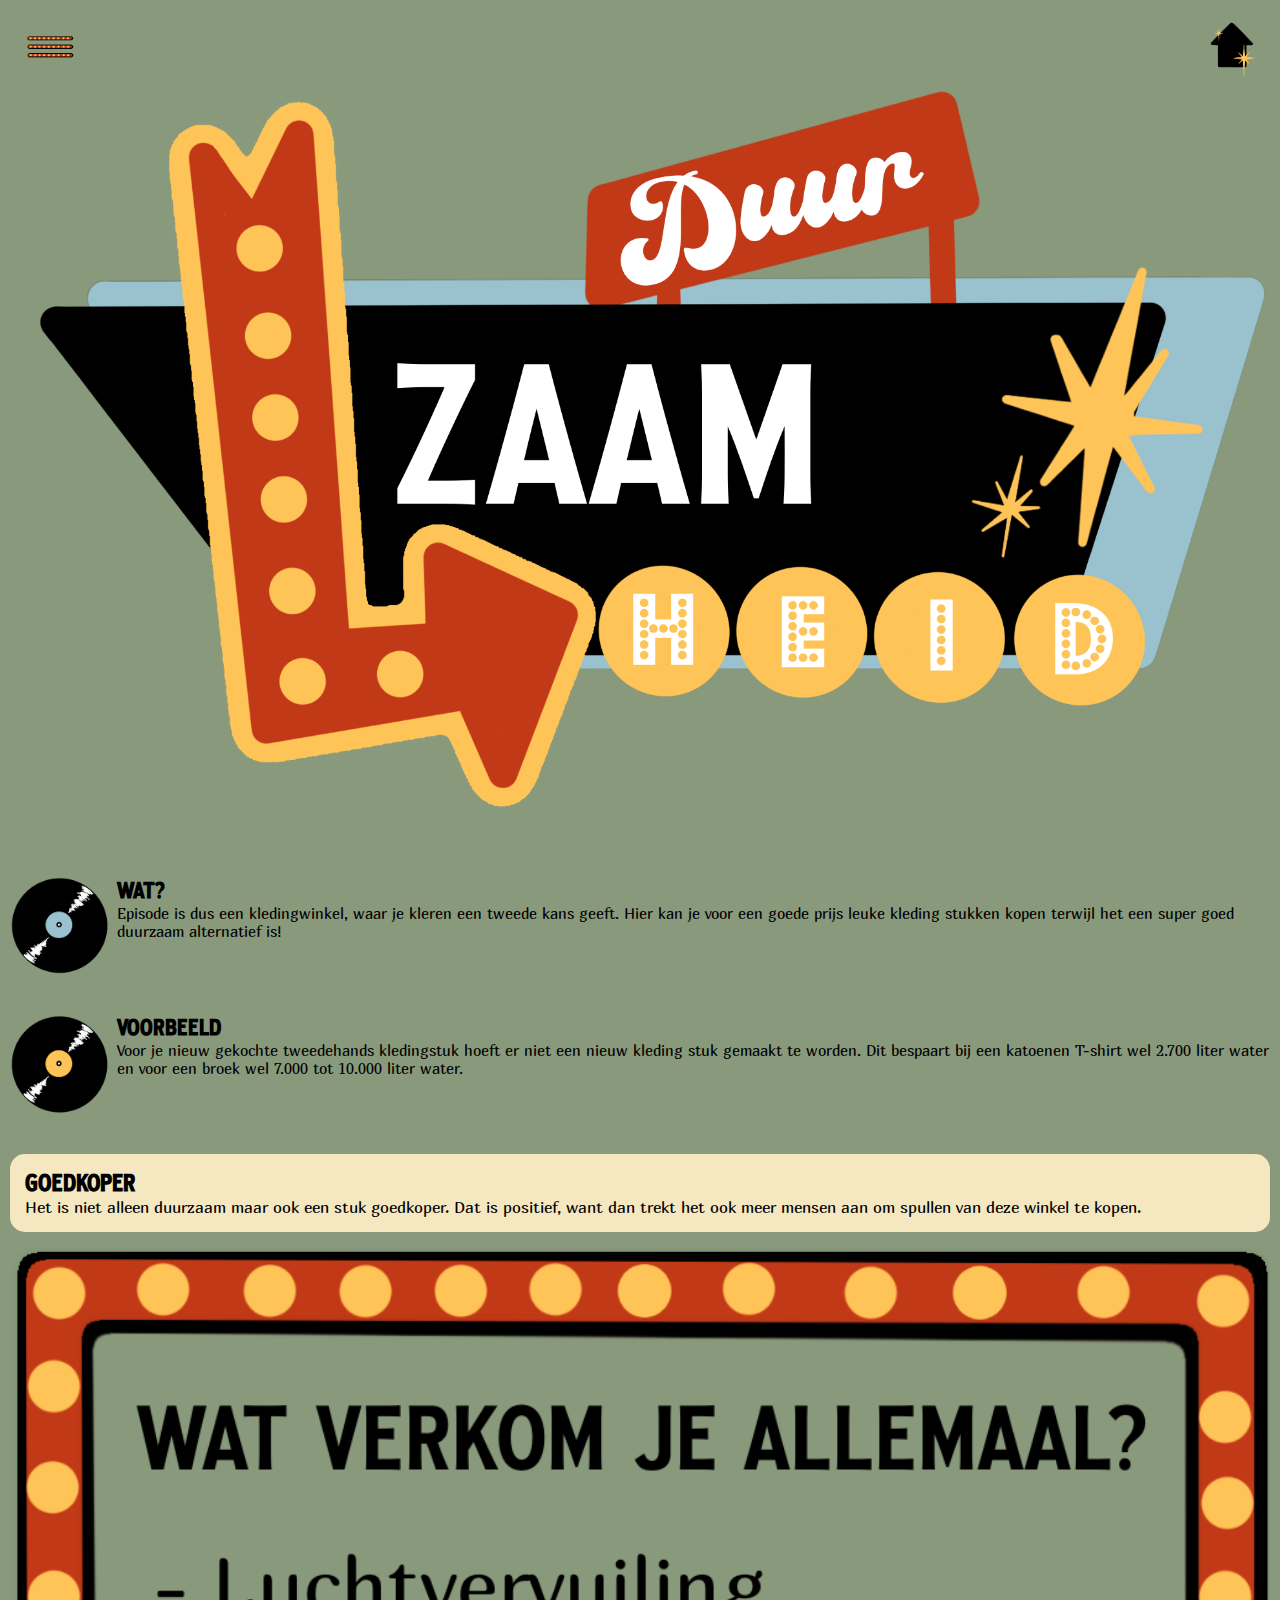
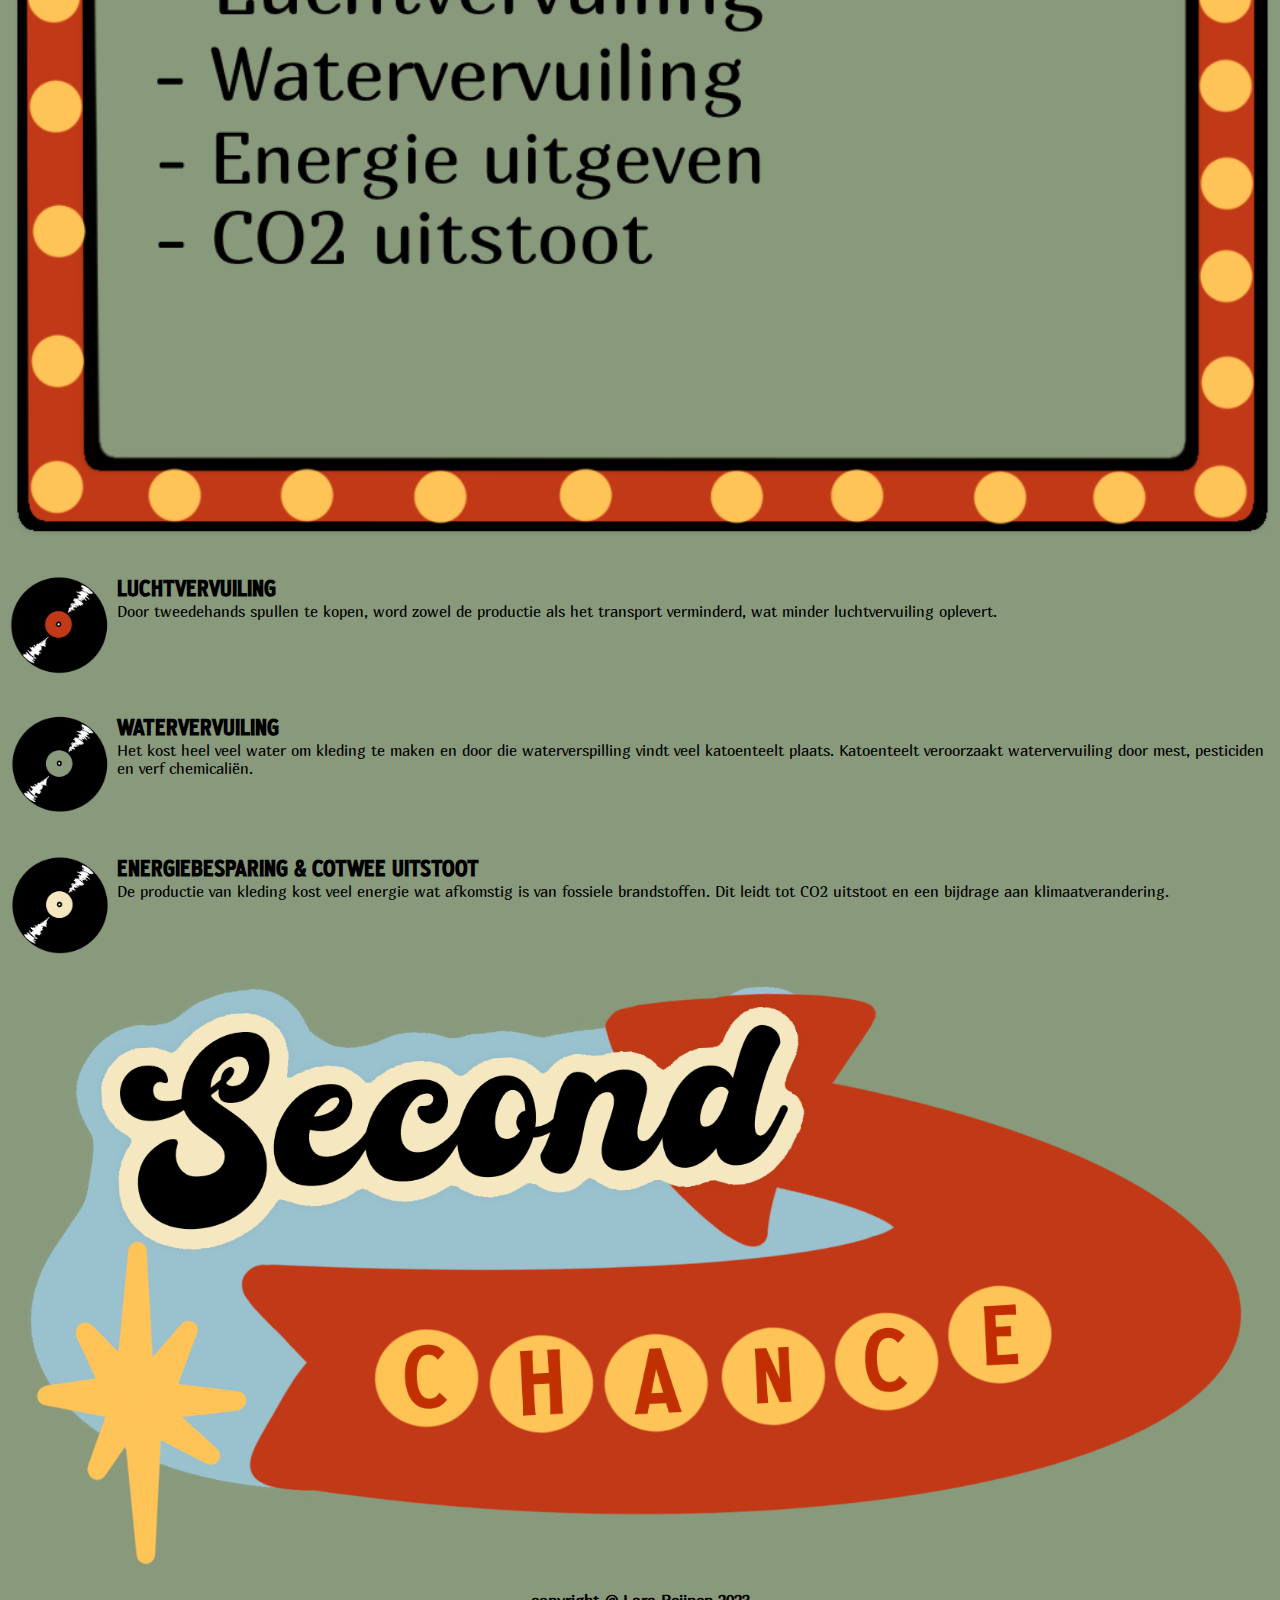
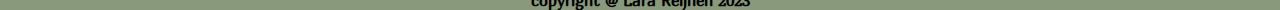
<file: html/duurzaamheid.html>
<!DOCTYPE html>
<html lang="nl">
<head>
    <meta charset="UTF-8">
    <meta name="viewport" content="width=device-width, initial-scale=1.0">
    <link rel="stylesheet" href="../style/styles.css">
    <title>Duurzaamheid</title>
</head>

<body class="duurzaamheid">
    <header>
        <nav>
            <input type="checkbox" id="check">
            <label for="check">
                <i id="btn" class="openn"><img src="../procreate/navigatie.png" alt="open"></i>
                <i id="close" class="dichtt"><img src="../procreate/close.png" alt="close"></i>
            </label>
            <div class="sidebar">
                <h1>Menu</h1>
                <ul>
                    <li><a href="duurzaamheid.html">Duurzaamheid</a></li>
                    <li><a href="spullen.html">Spullen</a></li>
                    <li><a href="waar.html">Waar</a></li>
                    <li><a href="../index.html">Homepage</a></li>
                </ul>
            </div>
        </nav> 
        <div class="home"><a href="../index.html"><img src="../procreate/home.png" alt="home"></a></div>      
    </header>

<main>
    <!--hoofdlogo-->
    <img src="../procreate/duuburzaamheid.png" alt="duurzaamheid">

    <!--section 1-->
    <section class="plaateen">
        <div><img src="../procreate/lp-blauw.png" alt="lp blauw"></div>
        <div>
            <h2>Wat?</h2>
            <p>Episode is dus een kledingwinkel, waar je kleren een tweede kans geeft. Hier kan je voor een goede prijs leuke kleding stukken kopen terwijl het een super goed duurzaam alternatief is!</p>
        </div>
    </section>

    <section class="plaateen">
        <div><img src="../procreate/lp-geel.png" alt="lp geel"></div>
        <div>
            <h2>Voorbeeld</h2>
            <p>Voor je nieuw gekochte tweedehands kledingstuk hoeft er niet een nieuw kleding stuk gemaakt te worden. Dit bespaart bij een katoenen T-shirt wel 2.700 liter water en voor een broek wel 7.000 tot 10.000 liter water.</p>
        </div>
    </section>

    <section >
        <div class="tekst_blok">
            <h2>Goedkoper</h2>
            <p>Het is niet alleen duurzaam maar ook een stuk goedkoper. Dat is positief, want dan trekt het ook meer mensen aan om spullen van deze winkel te kopen.</p>
        </div>
    </section>



    <img src="../procreate/verwull.png" alt="vervuiling">

    <section class="plaateen">
        <div><img src="../procreate/lp-rood.png" alt="lp rood"></div>
        <div>
            <h2>LUCHTVERVUILING</h2>
            <p>Door tweedehands spullen te kopen, word zowel de productie als het transport verminderd, wat minder luchtvervuiling oplevert.</p>
        </div>
    </section>

    <section class="plaateen">
        <div><img src="../procreate/lp-groen.png" alt="lp groen"></div>
        <div>
            <h2>WATERVERVUILING</h2>
            <p>Het kost heel veel water om kleding te maken en door die waterverspilling vindt veel katoenteelt plaats. Katoenteelt veroorzaakt watervervuiling door mest, pesticiden en verf chemicaliën.</p>
        </div>
    </section>

    <section class="plaateen">
        <div><img src="../procreate/lp-beige.png" alt="lp beige"></div>
        <div>
            <h2>ENERGIEBESPARING & COtwee uitstoot</h2>
            <p>De productie van kleding kost veel energie wat afkomstig is van fossiele brandstoffen. Dit leidt tot CO2 uitstoot en een bijdrage aan klimaatverandering.</p>
        </div>
    </section>

    <img src="../procreate/second-chance.png" alt="secondchance">

    <footer>
        <p><strong>copyright @ Lara Reijnen 2023</strong></p>
    </footer>
    
</main>
    
</body>
</html>
</file>
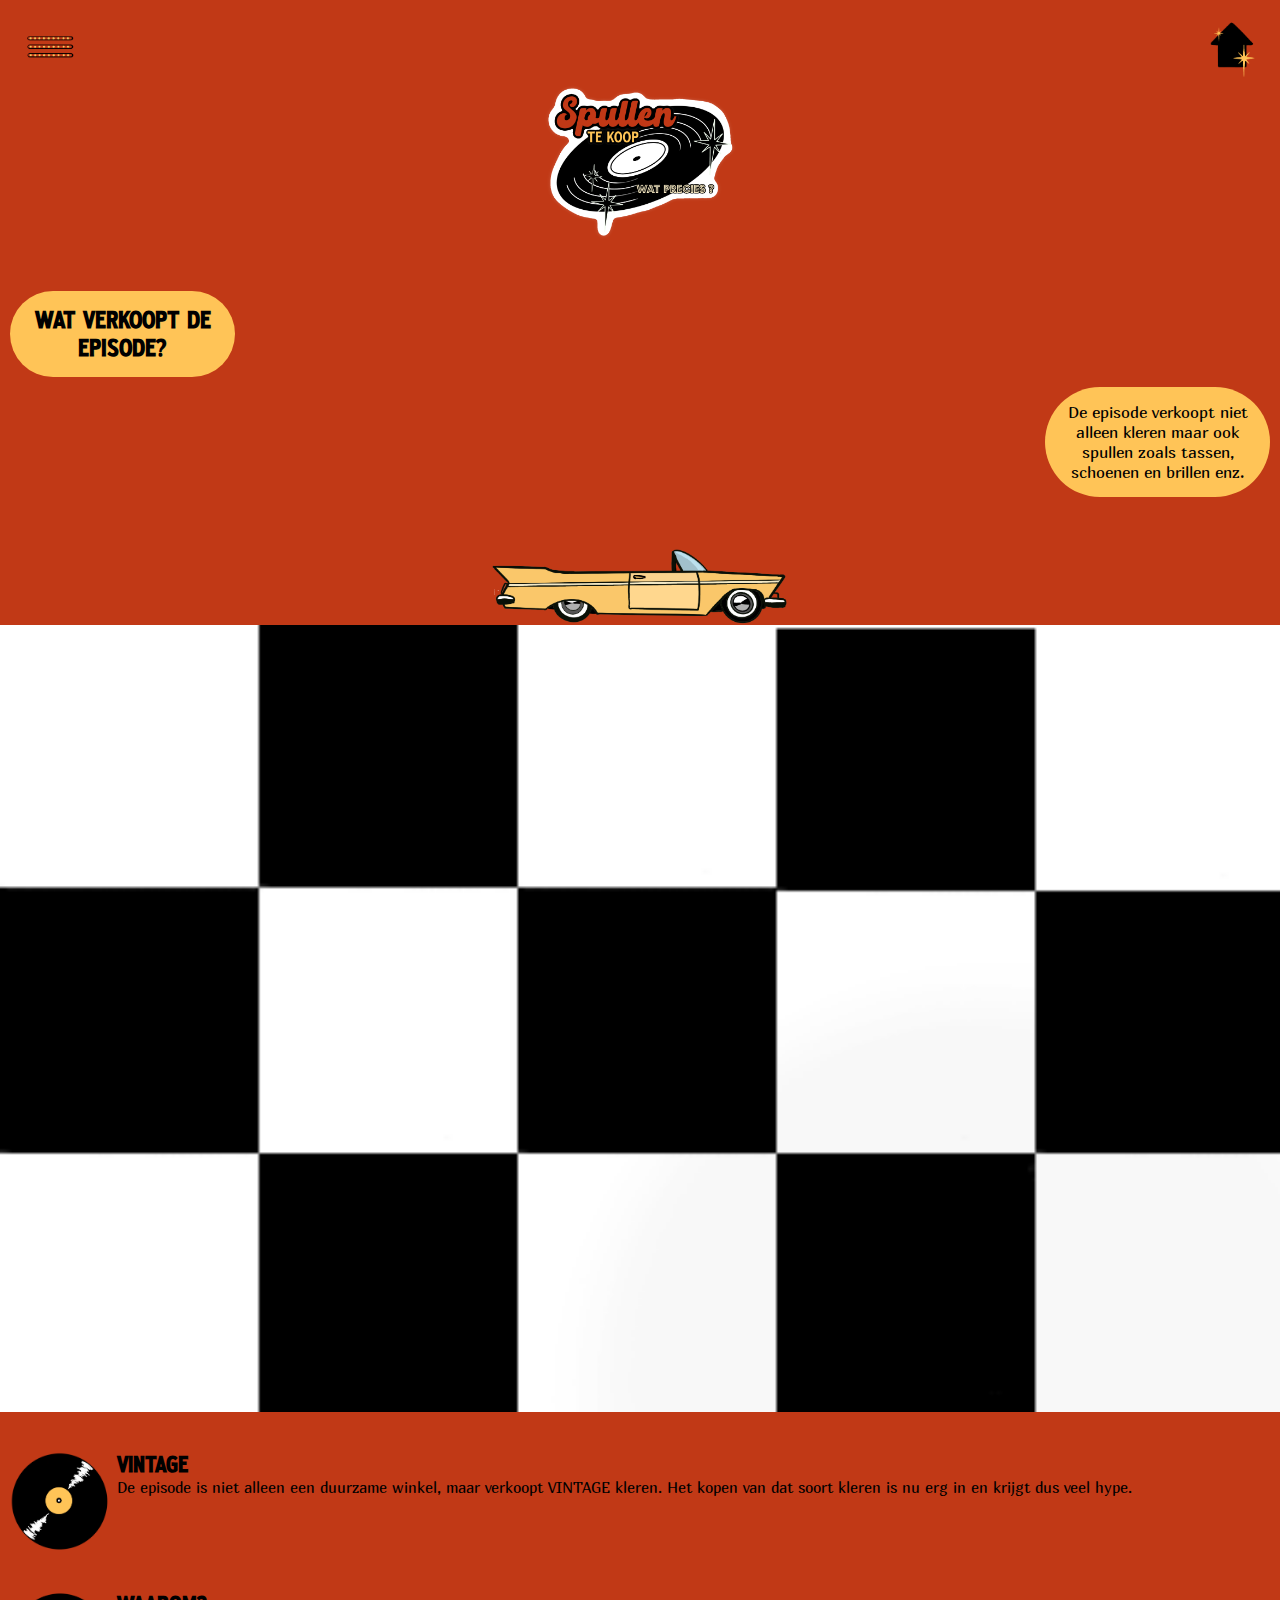
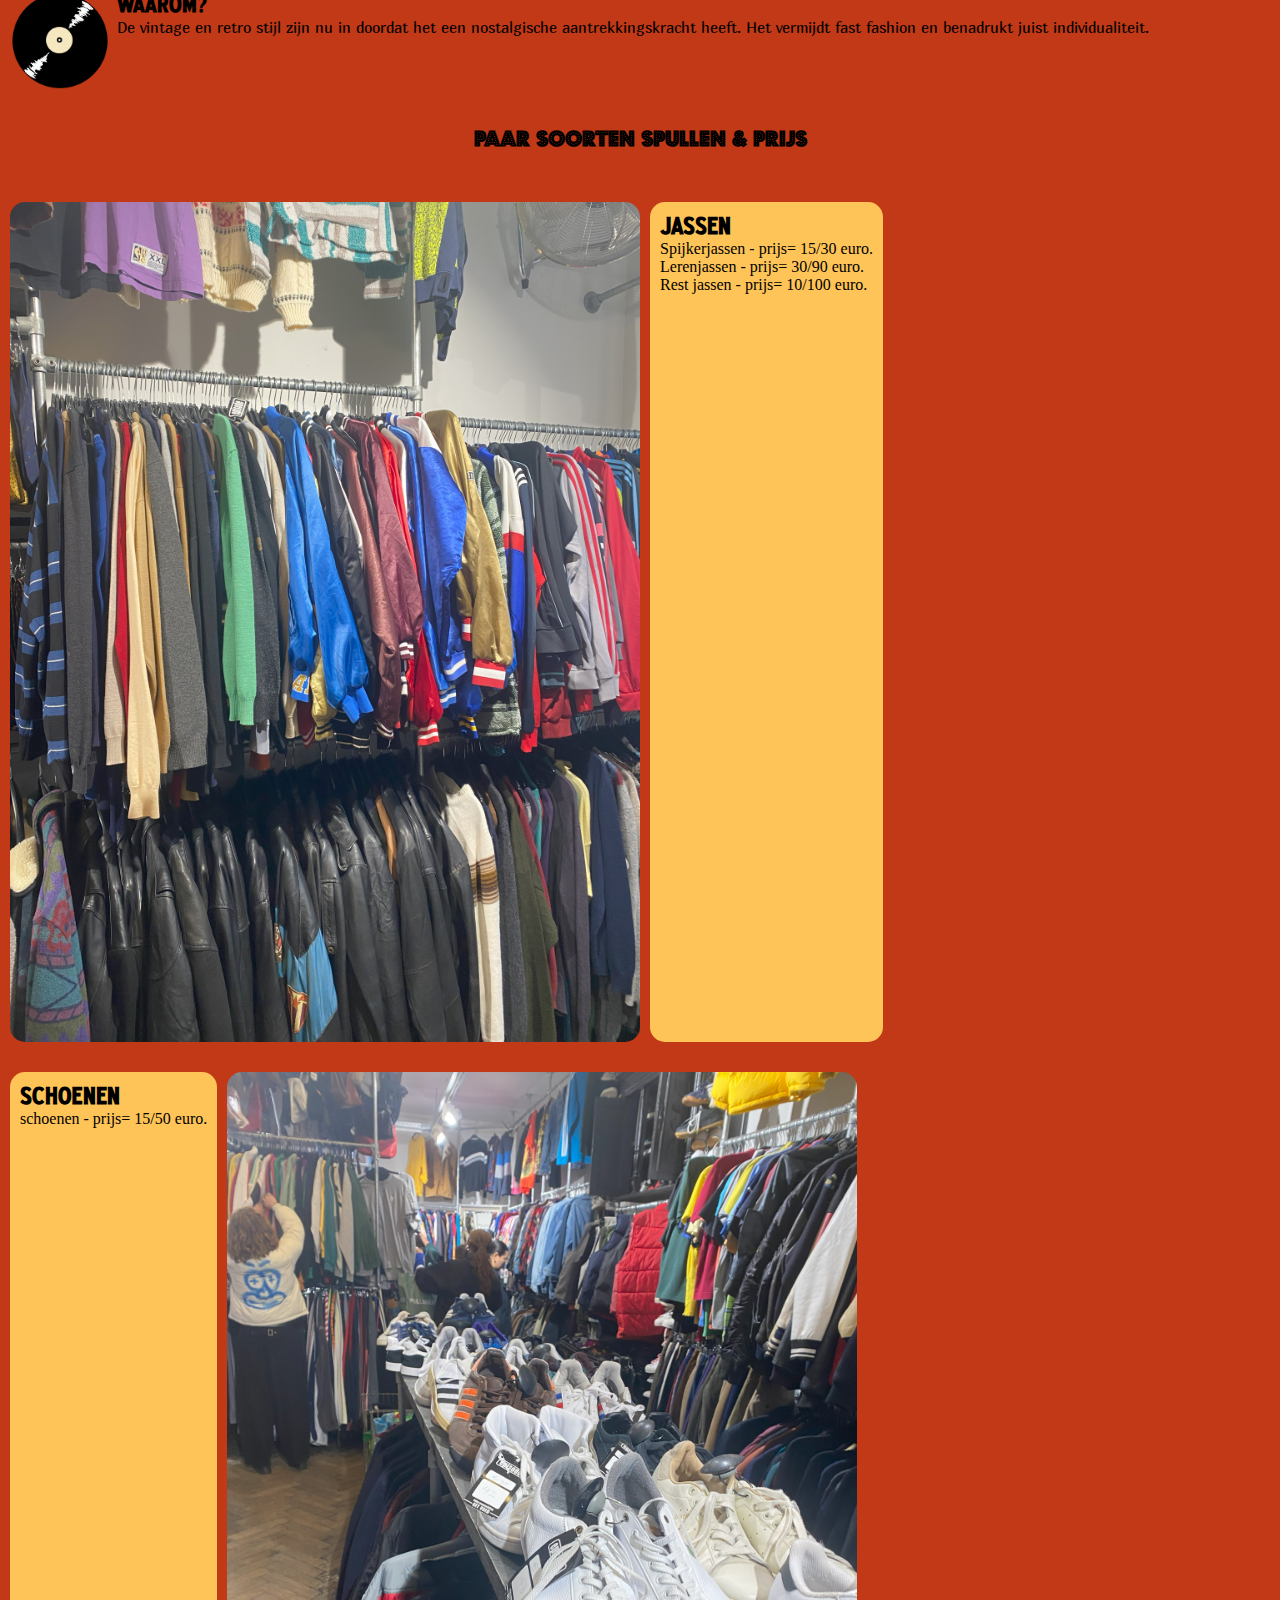
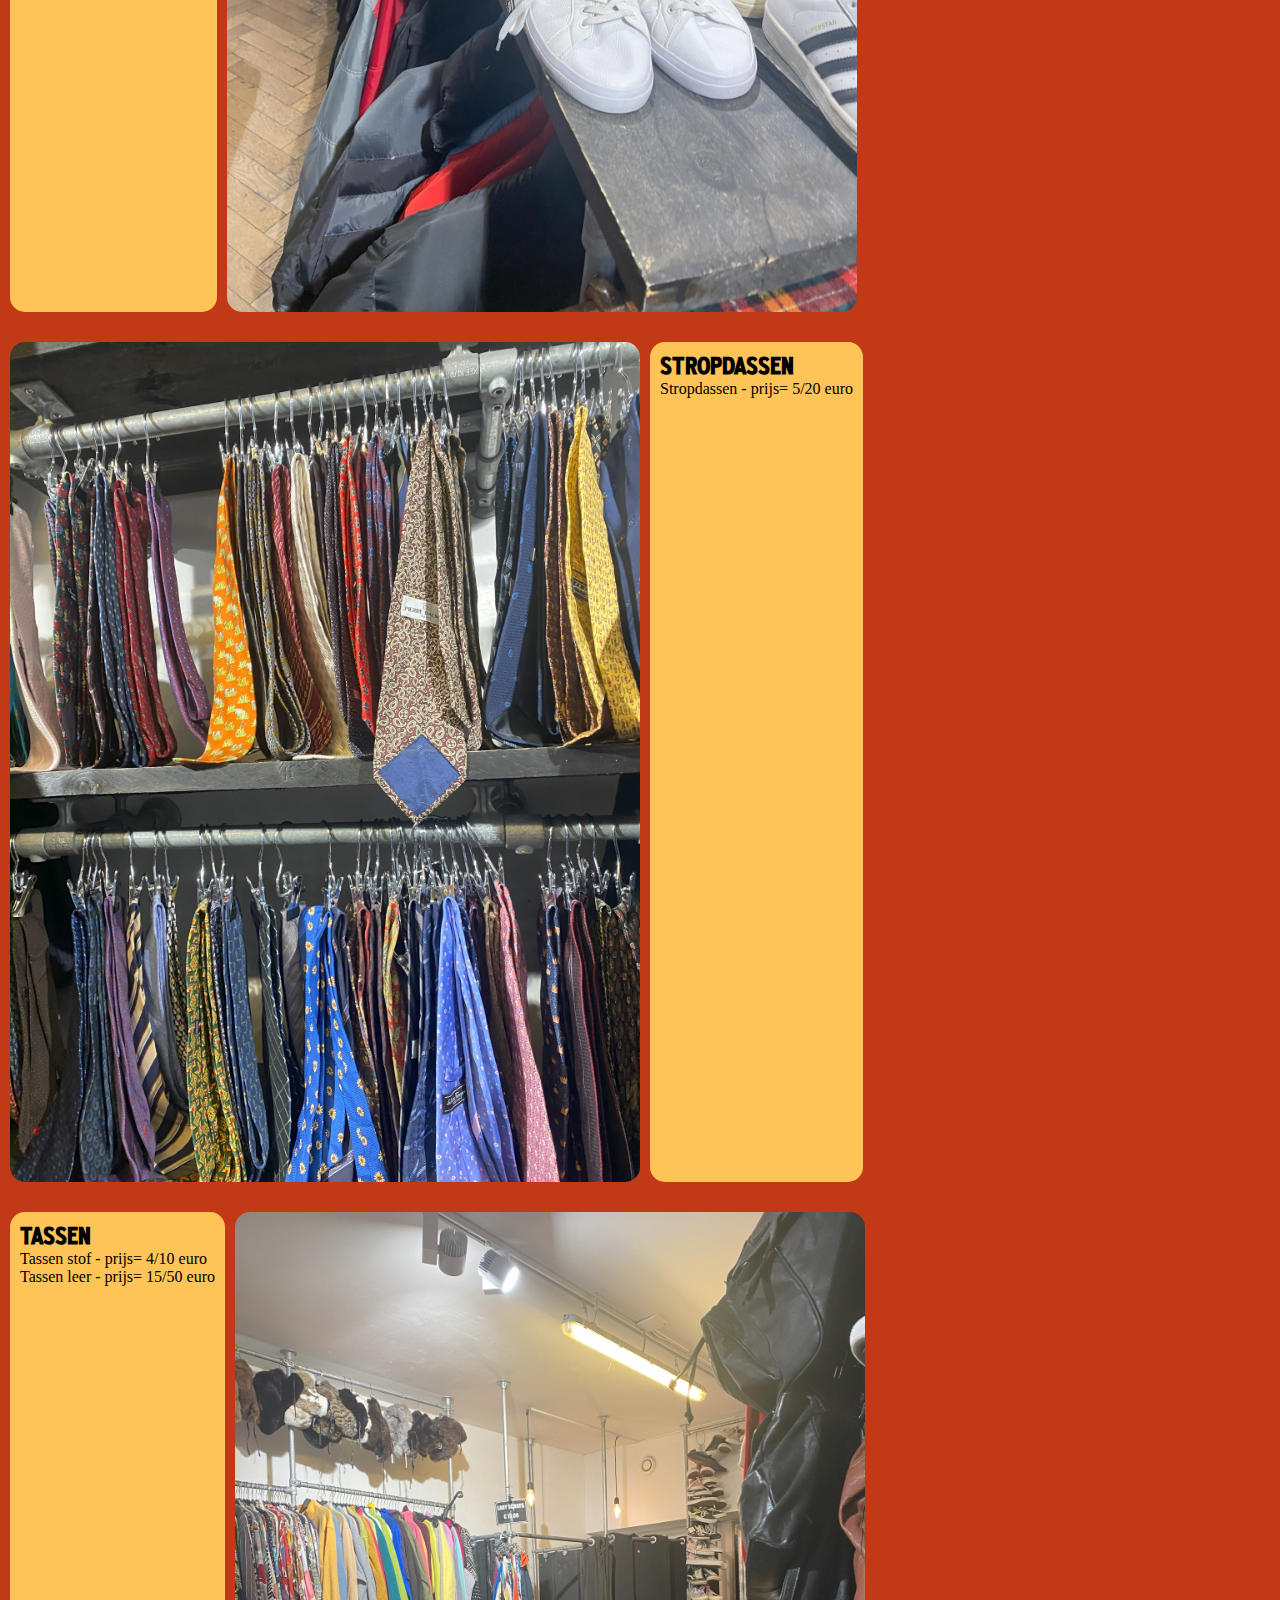
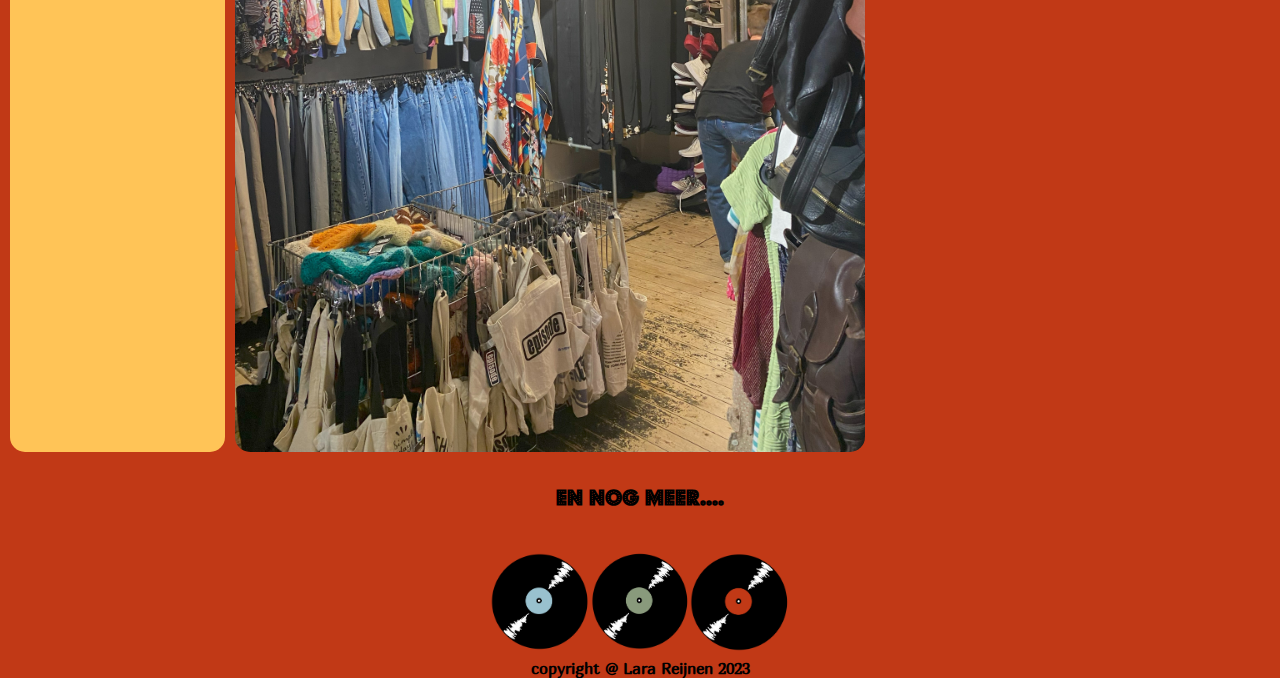
<file: html/spullen.html>
<!DOCTYPE html>
<html lang="nl">
<head>
    <meta charset="UTF-8">
    <meta name="viewport" content="width=device-width, initial-scale=1.0">
    <link rel="stylesheet" href="../style/styles.css">
    <title>Spullen</title>
</head>

<body class="spullen">
    <header>
        <nav>
            <input type="checkbox" id="check">
            <label for="check">
                <i id="btn" class="openn"><img src="../procreate/navigatie.png" alt="open"></i>
                <i id="close" class="dichtt"><img src="../procreate/close.png" alt="close"></i>
            </label>
            <div class="sidebar">
                <h1>Menu</h1>
                <ul>
                    <li><a href="duurzaamheid.html">Duurzaamheid</a></li>
                    <li><a href="spullen.html">Spullen</a></li>
                    <li><a href="waar.html">Waar</a></li>
                    <li><a href="../index.html">Homepage</a></li>
                </ul>
            </div>
        </nav> 
        <div class="home"><a href="../index.html"><img src="../procreate/home.png" alt="home"></a></div>      
    </header>

    <main>
        <!--hoofdlogo-->
        <div class="spullenlogo"><img src="../procreate/spullen.png" alt="spullenlogo"></div>

        <!--section 1-->
        <section class="SPseceen">
            <h2>Wat verkoopt de episode?</h2>
        </section>

        <!--section 2-->
        <section class="buiten">
            <div class="SPsectwee">
                <p>De episode verkoopt niet alleen kleren maar ook spullen zoals tassen, schoenen en brillen enz.</p>
            </div>
        </section>
    </main>

    <!--tegels-->
    <div class="auto"><img src="../procreate/auto3.png" alt="auto"></div>
    <div class="tegels"><img src="../procreate/tegels.png" src="tegels"></div>
        
    <main>
        <section class="plaateen">
            <div><img src="../procreate/lp-geel.png" alt="lp geel"></div>
            <div>
                <h2>VINTAGE</h2>
                <p>De episode is niet alleen een duurzame winkel, maar verkoopt VINTAGE kleren. Het kopen van dat soort kleren is nu erg in en krijgt dus veel hype.</p>
            </div>
        </section>

        <section class="plaateen">
            <div><img src="../procreate/lp-beige.png" alt="lp beige"></div>
            <div>
                <h2>Waarom?</h2>
                <p>De vintage en retro stijl zijn nu in doordat het een nostalgische aantrekkingskracht heeft. Het vermijdt fast fashion en benadrukt juist individualiteit.</p>
            </div>
        </section>
       
        <!--fotos van spullen-->
        <section class="cotwee">
            <h3>paar soorten spullen & prijs</h3>
        </section>

        <section class="foto">
            <img src="../foto/jassen.jpg" alt="jas">
            <div>
                <h2>Jassen</h2>
                <p1>Spijkerjassen - prijs= 15/30 euro.</p1>
                <p1>Lerenjassen - prijs= 30/90 euro.</p1>
                <p1>Rest jassen - prijs= 10/100 euro.</p1>
            </div>
        </section>

        <section class="fotoR">
            <div>
                <h2>Schoenen</h2>
                <p1>schoenen - prijs= 15/50 euro.</p1>
            </div>
            <img src="../foto/schoenen.jpg" alt="schoenen">
        </section>

        <section class="foto">
            <img src="../foto/stropdas.jpg" alt="stropdassen">
            <div>
                <h2>Stropdassen</h2>
                <p1>Stropdassen - prijs= 5/20 euro</p1>
            </div>
        </section>

        <section class="fotoR">
            <div>
                <h2>Tassen</h2>
                <p1>Tassen stof - prijs= 4/10 euro</p1>
                <p1>Tassen leer - prijs= 15/50 euro</p1>
            </div>
            <img src="../foto/tassen.jpg" alt="tasssen">
        </section>

        <section class="cotwee">
            <h3>En nog meer....</h3>
        </section>

        <div class="SPplaat">
            <img src="../procreate/lp-blauw.png" alt="lp blauw">
            <img src="../procreate/lp-groen.png" alt="lp groen">
            <img src="../procreate/lp-rood.png" alt="lp rood">
        </div>

        <footer>
            <p><strong>copyright @ Lara Reijnen 2023</strong></p>
        </footer>

    </main>
    
</body>
</html>
</file>
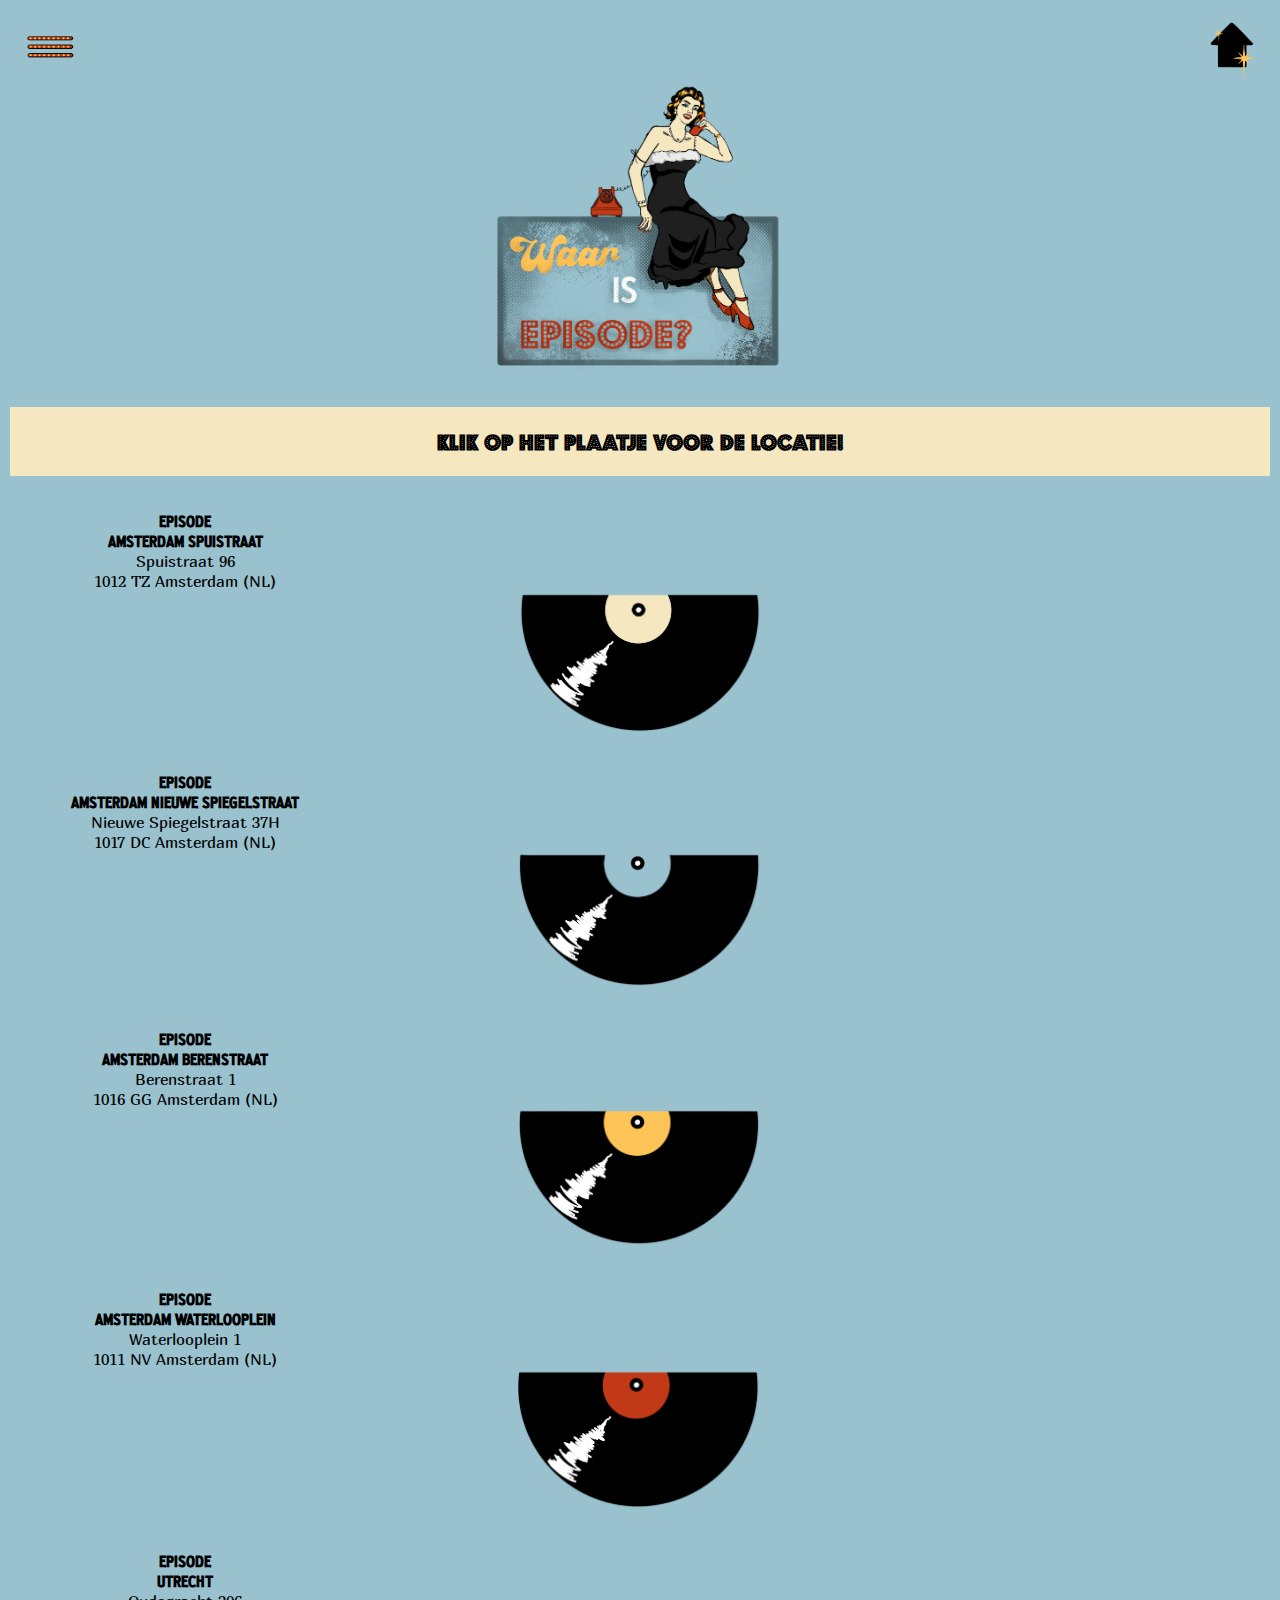
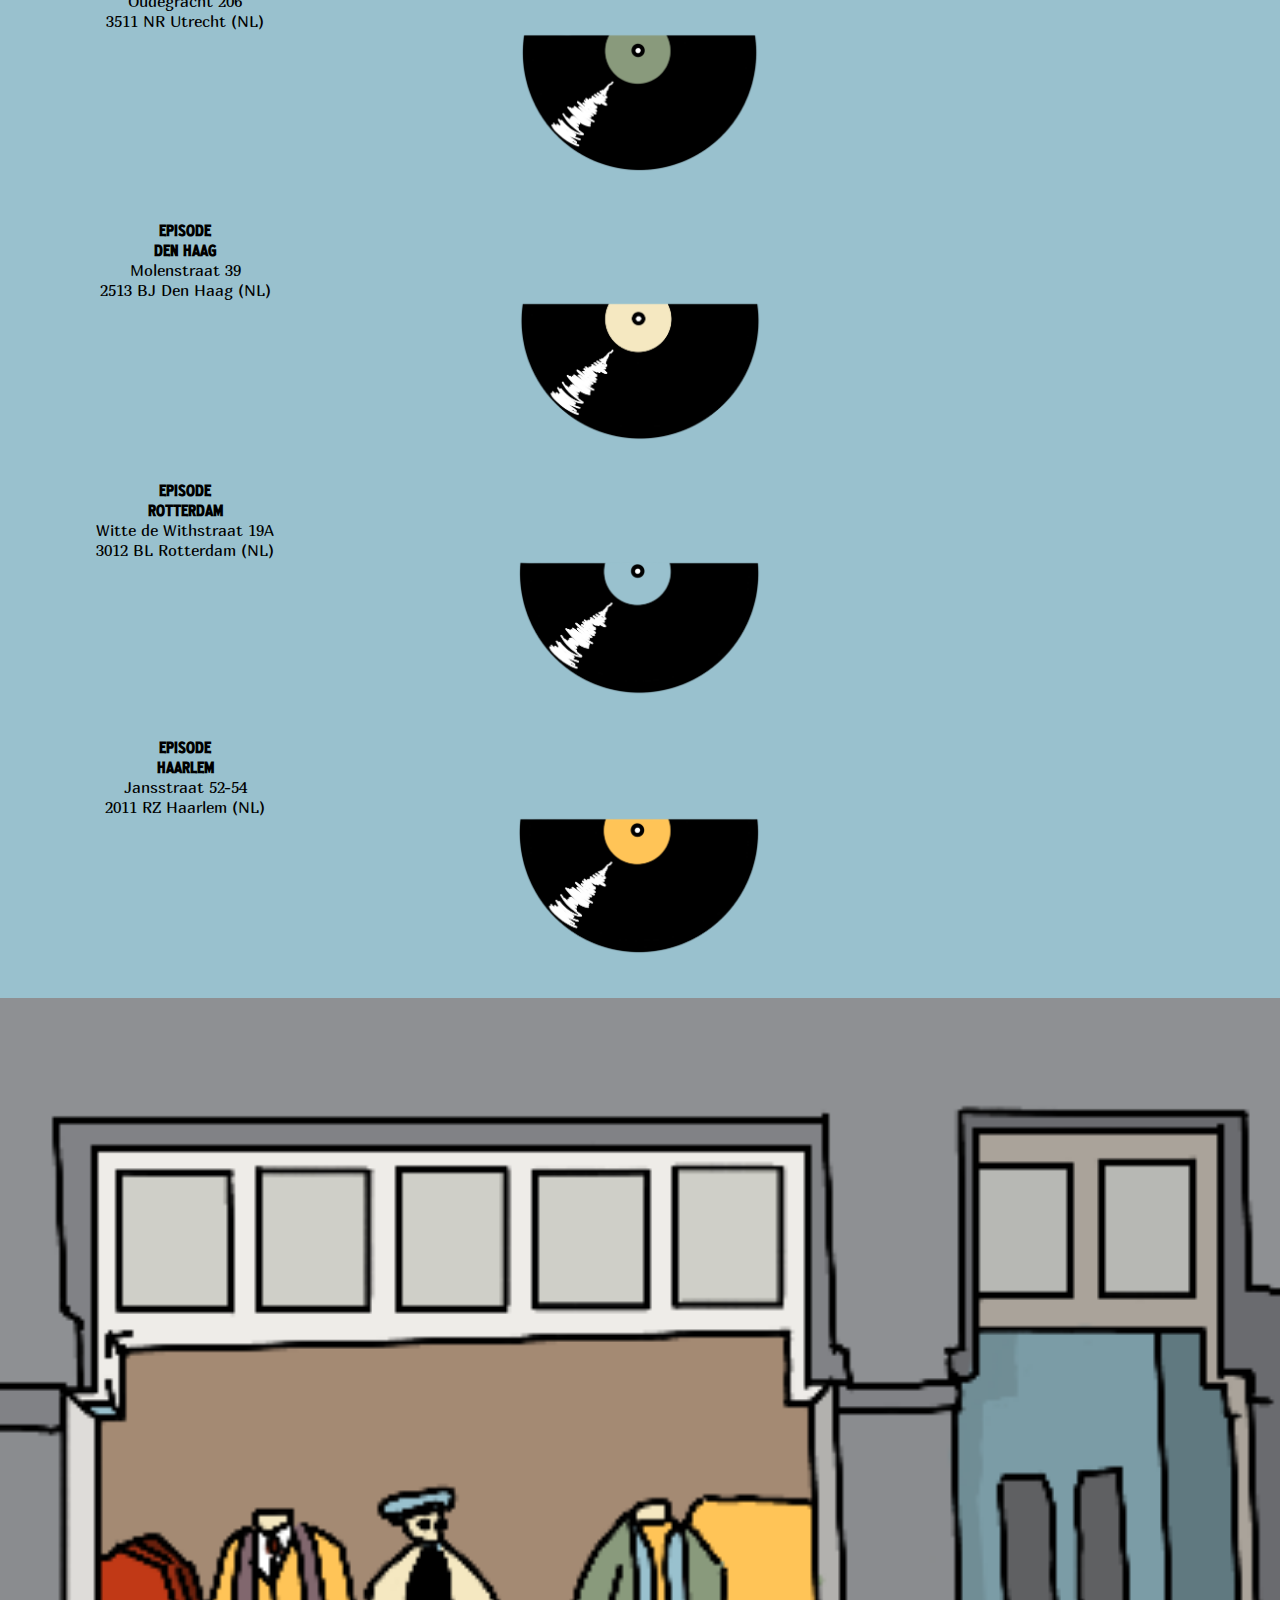
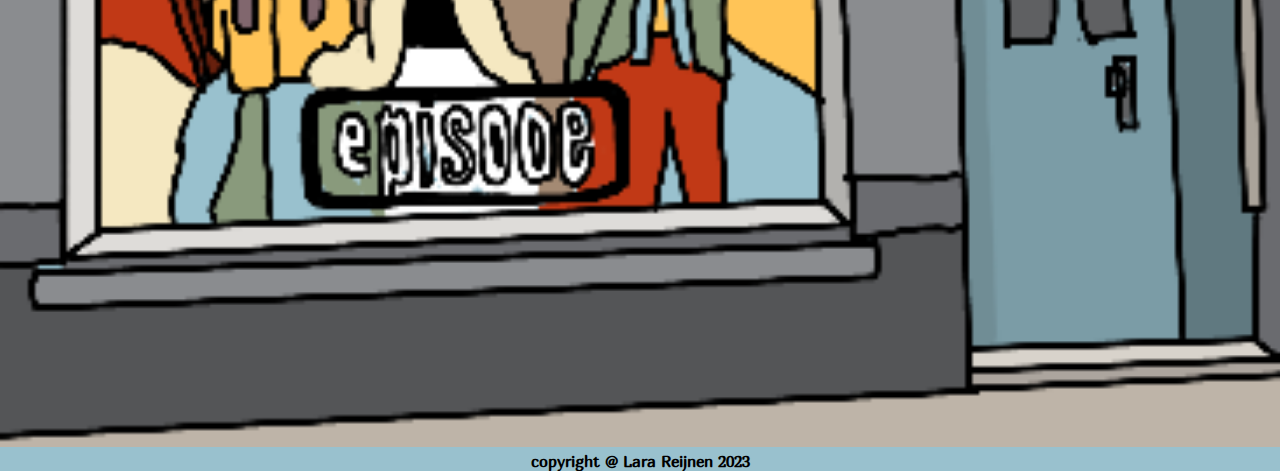
<file: html/waar.html>
<!DOCTYPE html>
<html lang="nl">
<head>
    <meta charset="UTF-8">
    <meta name="viewport" content="width=device-width, initial-scale=1.0">
    <link rel="stylesheet" href="../style/styles.css">
    <title>Home</title>
</head>
<body class="waar">
    <header>
        <nav>
            <input type="checkbox" id="check">
            <label for="check">
                <i id="btn" class="openn"><img src="../procreate/navigatie.png" alt="open"></i>
                <i id="close" class="dichtt"><img src="../procreate/close.png" alt="close"></i>
            </label>
            <div class="sidebar">
                <h1>Menu</h1>
                <ul>
                    <li><a href="duurzaamheid.html">Duurzaamheid</a></li>
                    <li><a href="spullen.html">Spullen</a></li>
                    <li><a href="waar.html">Waar</a></li>
                    <li><a href="../index.html">Homepage</a></li>
                </ul>
            </div>
        </nav> 
        <div class="home"><a href="../index.html"><img src="../procreate/home.png" alt="home"></a></div>   
           
    </header>
    <main>
        <div class="waarlogo"><img src="../procreate/waar.png" alt="waar" ></div>

        <section class="plaatjedruk">
            <h3>Klik op het plaatje voor de locatie!</h3>
        </section>

        <!--section 1-->
        <section class="locatie">
            <div class="same">
                <div><h4>EPISODE</h4></div>
                <div><h4>AMSTERDAM SPUISTRAAT</h4></div>
                <div><p>Spuistraat 96</p></div>
                <div><p>1012 TZ Amsterdam (NL) </p></div>
            </div>
            <div class="langplaat"><a href="https://www.google.nl/maps/place/Spuistraat+96,+1012+TZ+Amsterdam/@52.3751591,4.8883922,17z/data=!3m1!4b1!4m6!3m5!1s0x47c609c660b68cd3:0xe69354727f71d13d!8m2!3d52.3751559!4d4.8909671!16s%2Fg%2F11fx73vhm0?entry=ttu"><img src="../procreate/half-beige.png" alt="beige"></a></div>
        </section>

        <section class="locatie">
            <div class="same">
                <div><h4>EPISODE</h4></div>
                <div><h4>AMSTERDAM NIEUWE SPIEGELSTRAAT</h4></div>
                <div><p>Nieuwe Spiegelstraat 37H</p></div>
                <div><p>1017 DC Amsterdam (NL)</p></div>
            </div>
            <div class="langplaat"><a href="https://www.google.nl/maps/place/Nieuwe+Spiegelstraat+37h,+1017+DC+Amsterdam/@52.3636429,4.8863622,17z/data=!3m1!4b1!4m6!3m5!1s0x47c609ebc8121a01:0xe49653db6c527851!8m2!3d52.3636397!4d4.8889371!16s%2Fg%2F11f8l2mf6t?entry=ttu"><img src="../procreate/half-blauw.png" alt="blauw"></a></div>
        </section>
    
        <section class="locatie">
            <div class="same">
                <div><h4>EPISODE</h4></div>
                <div><h4>AMSTERDAM BERENSTRAAT</h4></div>
                <div><p>Berenstraat 1</p></div>
                <div><p>1016 GG Amsterdam (NL)</p></div>
            </div>
            <div class="langplaat"><a href="https://www.google.nl/maps/place/Berenstraat+1,+1016+GG+Amsterdam/@52.3703256,4.8816019,17z/data=!3m1!4b1!4m6!3m5!1s0x47c609c31a5630b1:0xd9a6e8460009688f!8m2!3d52.3703224!4d4.8841768!16s%2Fg%2F11c5l42ks6?entry=ttu"><img src="../procreate/half-geel.png" alt="geel"></a></div>
        </section>

        <section class="locatie">
            <div class="same">
                <div><h4>EPISODE</h4></div>
                <div><h4>AMSTERDAM WATERLOOPLEIN</h4></div>
                <div><p>Waterlooplein 1</p></div>
                <div><p>1011 NV Amsterdam (NL)</p></div>
            </div>
            <div class="langplaat"><a href="https://www.google.nl/maps/place/Episode/@52.3691897,4.8983306,17z/data=!3m1!4b1!4m6!3m5!1s0x47c609bdd5fc7649:0x82cd36a8fc767ee7!8m2!3d52.3691865!4d4.9009055!16s%2Fg%2F1tf7wxxh?entry=ttu"><img src="../procreate/half-rood.png" alt="rood"></a></div>
        </section>

        <section class="locatie">
            <div class="same">
                <div><h4>EPISODE</h4></div>
                <div><h4>UTRECHT</h4></div>
                <div><p>Oudegracht 206</p></div>
                <div><p>3511 NR Utrecht (NL)</p></div>
            </div>
            <div class="langplaat"><a href="https://www.google.nl/maps/place/Episode/@52.0888146,5.1189601,17z/data=!3m2!4b1!5s0x47c66f5a900e0ed7:0xdde9f3080c048124!4m6!3m5!1s0x47c66f5a902a2e25:0xac8d65f332a5b303!8m2!3d52.0888113!4d5.121535!16s%2Fg%2F1tkqzgns?entry=ttu"><img src="../procreate/half-groen.png" alt="groen"></a></div>
        </section>

        <section class="locatie">
            <div class="same">
                <div><h4>EPISODE</h4></div>
                <div><h4>DEN HAAG</h4></div>
                <div><p>Molenstraat 39</p></div>
                <div><p>2513 BJ Den Haag (NL)</p></div>
            </div>
            <div class="langplaat"><a href="https://www.google.nl/maps/place/Episode/@52.0798154,4.3036624,17z/data=!3m1!4b1!4m6!3m5!1s0x47c5b72fea150f0d:0xff6695bb09ebeb14!8m2!3d52.0798121!4d4.3062373!16s%2Fg%2F11ddx409dn?entry=ttu"><img src="../procreate/half-beige.png" alt="beige"></a></div>
        </section>

        <section class="locatie">
            <div class="same">
                <div><h4>EPISODE</h4></div>
                <div><h4>ROTTERDAM</h4></div>
                <div><p>Witte de Withstraat 19A</p></div>
                <div><p>3012 BL Rotterdam (NL)</p></div>
            </div>
            <div class="langplaat"><a href="https://www.google.nl/maps/place/Episode/@51.9161588,4.4762387,17z/data=!3m1!4b1!4m6!3m5!1s0x47c4335fc308bf9b:0xb3b8225b207f8cb1!8m2!3d51.9161555!4d4.4788136!16s%2Fg%2F11fy5hc25f?entry=ttu"><img src="../procreate/half-blauw.png" alt="beige"></a></div>
        </section>

        <section class="locatie">
            <div class="same">
                <div><h4>EPISODE</h4></div>
                <div><h4>HAARLEM</h4></div>
                <div><p>Jansstraat 52-54</p></div>
                <div><p>2011 RZ Haarlem (NL)</p></div>
            </div>
            <div class="langplaat"><a href="https://www.google.nl/maps/place/Episode/@52.3822415,4.6352264,17z/data=!3m1!4b1!4m6!3m5!1s0x47c5ef6bf7a22405:0xae26c465796340d!8m2!3d52.3822383!4d4.6378013!16s%2Fg%2F11bxfrn8_8?entry=ttu"><img src="../procreate/half-geel.png" alt="geel"></a></div>
        </section>

    </main>


    <div class="winkel"><img src="../procreate/store.png" alt="winkel"></div>

    <footer>
        <p><strong>copyright @ Lara Reijnen 2023</strong></p>
    </footer>

</body>
</html>
</file>
<file: style/styles.css>
@import url('https://fonts.googleapis.com/css2?family=Marmelad&family=Montserrat:wght@500&family=Titan+One&display=swap');
@import url('https://fonts.googleapis.com/css2?family=Montserrat:wght@500&family=Titan+One&display=swap');

@font-face {
    font-family: goud;
    src:url(../fonts/GoldenRecord_PERSONAL_USE_ONLY.otf)
}

@font-face {
    font-family: budmo;
    src:url(../fonts/budmo.otf)
}

*{
    margin: 0;
    padding: 0;
    list-style: none;
    text-decoration: none;
}

h2, h4 {
    font-family: goud;
}

p {
    font-family: 'Marmelad';
}

h3, h1 {
    font-family: budmo;
    font-size: 1.5em;
}

footer {
    display: flex;
    justify-content: center;
}



/*achtergrond kleuren*/
.homepage {
    background-color: #FFC457;
}

.duurzaamheid {
    background-color: #899A7C;
}

.spullen {
    background-color: #C13916;
}

.waar {
    background-color: #99C1CE;
}

/*samen*/
main {
    margin-left: 10px;
    margin-right: 10px;
}   

header {
    margin-left: 10px;
    margin-right: 10px;
}
/*samen*/   

img {
    object-fit: contain;
}

/*nav*/

.openn img {
    width: 50px;
}

.dichtt img {
    width: 30px;
}

.sidebar {
    position: fixed;
    left: -250px;
    width: 200px;
    height: auto;
    background: #F5E8C1;
    border-radius: 20px;
    transition: all .5s ease;
}

.sidebar h1 {
    font-size: 30px;
    text-align: center;
    line-height: 75px;
    background: #99C1CE;
}

.sidebar ul a {
    display: block;
    height: 100%;
    width: 100%;
    line-height: 65px;
    font-size: 20px;
    color: black;
    padding-left: 40px;
    box-sizing: border-box;
    border-top: 1px solid black;
    font-family: 'Marmelad';
}

ul li:hover {
    background-color: #FFC457;
    transition: 0.2s ease;
    border-bottom-left-radius: 20px;
    border-bottom-right-radius: 20px;
}

.sidebar ul a li {
    margin-right: 16px;
}

#check {
    display: none;
}

label #btn, label #close {
    position: absolute;
    cursor: pointer;
}

label #btn {
    left: 25px;
    top: 32.5px;
    transition: all .5s ease;

}

label #close {
    z-index: 1111;
    left: -150px;
    top: 20px;
    transition: all .5s ease;
}

#check:checked ~ .sidebar {
    left:0;
}

#check:checked ~ label #btn {
    left: 250px;
    opacity: 0;
    pointer-events: none;
}

#check:checked ~ label #close {
    left: 150px;
}

/*home*/

.home img {
    width: 45px;
    margin-top: 20px;
    margin-right: 15px;
}

header {
    display: flex;
    justify-content: space-between;
    margin-bottom: 0;
}

/*--------------------HOMEPAGE-----------------*/

/*section 1*/

.cotwee {
    display: flex;
    text-align: center;
    padding: 20px;
    justify-content: center;
    margin-top: 10px;
    margin-bottom: 20px;
}

.tekst_blok {
    background-color: #F5E8C1;
    display: flex;
    flex-direction: column;
    padding: 15px;
    border-radius: 15px;
    margin-bottom: 5px;
    margin-top: 35px;
}

/*samen*/
.tekst_blok h1 {
    justify-content: start;
}

.tekstfoto h1 {
    justify-content: start; 
}
/*samen*/

.platen {
    margin-bottom: 10px;
}

img {
    width: 100%;
}

/*section 2*/
.tekstfoto {
    display: flex;
    flex-direction: column;
}

.sectwee img {
    width: 100px;
    border: 3px dotted black;
}

.border {
    border: 2.5px solid black;
}

.sectwee {
    display: flex;
    padding: 20px;
    align-items:flex-start;
    margin-bottom: 30px;
}

/*section 3*/
.secdrie {
    display: flex;
    flex-direction: column;
    justify-content:flex-start;
    margin-top: 10px;
    background-color: #C13916;
    width: 195px;
    padding: 20px;
    border-radius: 100px;
    text-align: center;
    height: 100px;
}

.secvier {
    display: flex;
    flex-direction: column;
    margin-top: 10px;
    background-color: #C13916;
    width: 195px;
    padding: 15px;
    border-radius: 100px;
    text-align: center;
    height: 100px;
}

.buiten {
    display: flex;
    justify-content: flex-end;
}

/*bar plaatje*/
.bar img {
    width: 375px;
}

.bar {
    margin-bottom: 0;
    margin-top: 40px;
}

/*----------------DUURZAAMHEID----------------*/
.plaateen img{
    width: 100px;
}

.plaateen {
    display: flex; 
    align-items: stretch;

    margin-top: 35px;
    font-size: 15px;
}

.plaateen h1 {
    justify-content: start; 
}

.plaateen div :nth-child(1) {
    margin-right: 7px;
}

/*---------------------SPULLEN---------------------*/
.spullenlogo img {
    width: 200px;
}

.spullenlogo {
    display: flex;
    justify-content: center;
}

.SPseceen h2 {
    display: flex;
    flex-direction: column;
    justify-content:flex-start;
    margin-top: 50px;
    background-color: #FFC457;
    width: 195px;
    padding: 15px;
    border-radius: 100px;
    text-align: center;
}

.SPsectwee {
    display: flex;
    flex-direction: column;
    margin-top: 10px;
    background-color: #FFC457;
    width: 195px;
    padding: 15px;
    border-radius: 100px;
    text-align: center;
}

.auto {
    margin-bottom: 0;
    margin-top: 50px;
    display: flex;
    justify-content: center;
}

.auto img {
    width: 300px;
}

.tegels {
    margin-top: 0;
}

/*foto links*/
.foto {
    display: flex;
    margin-top: 30px;
}

.foto div {
    display: flex;
    flex-direction: column;
    margin-left: 10px;
    background-color: #FFC457;
    padding: 10px;
    border-radius: 15px;
}

.foto h1 {
    justify-content: start;
}

.foto img {
    width: 50%;
    border-radius: 15px;
}

/*foto rechts*/
.fotoR {
    display: flex;
    margin-top: 30px;
}

.fotoR div {
    display: flex;
    flex-direction: column;
    align-items:flex-start;
    margin-right: 10px;
    background-color: #FFC457;
    padding: 10px;
    border-radius: 15px;
}

.fotoR h1 {
    justify-content: start;
}

.fotoR img {
    width: 50%;
    border-radius: 15px;
}

.SPplaat img {
    width: 100px;
}

.SPplaat {
    display: flex;
    justify-content: center;
    margin-top: 30px;
    margin: 5px;

}

/*-----------------------WAAR--------------------*/

.waarlogo img {
    width: 300px;
}

.waarlogo {
    display: flex;
    justify-content: center;
}

.locatie {
    display: flex;
    flex-direction: column;
}

.same {
    justify-content: center;
    width: 300px;
    margin-top: 35px;
}

.same h1 {
    font-size: 1em;
}

.langplaat img {
    width: 250px;
}

.langplaat {
    display: flex;
    justify-content: center;
}

.same div {
    display: flex;
    justify-content:center;
    margin-left: 50px;
}

.winkel {
    margin-top: 35px;
}

.plaatjedruk {
    display: flex;
    text-align: center;
    padding: 20px;
    justify-content: center;
    margin-top: 35px;
    background-color: #F5E8C1;
}
</file>
